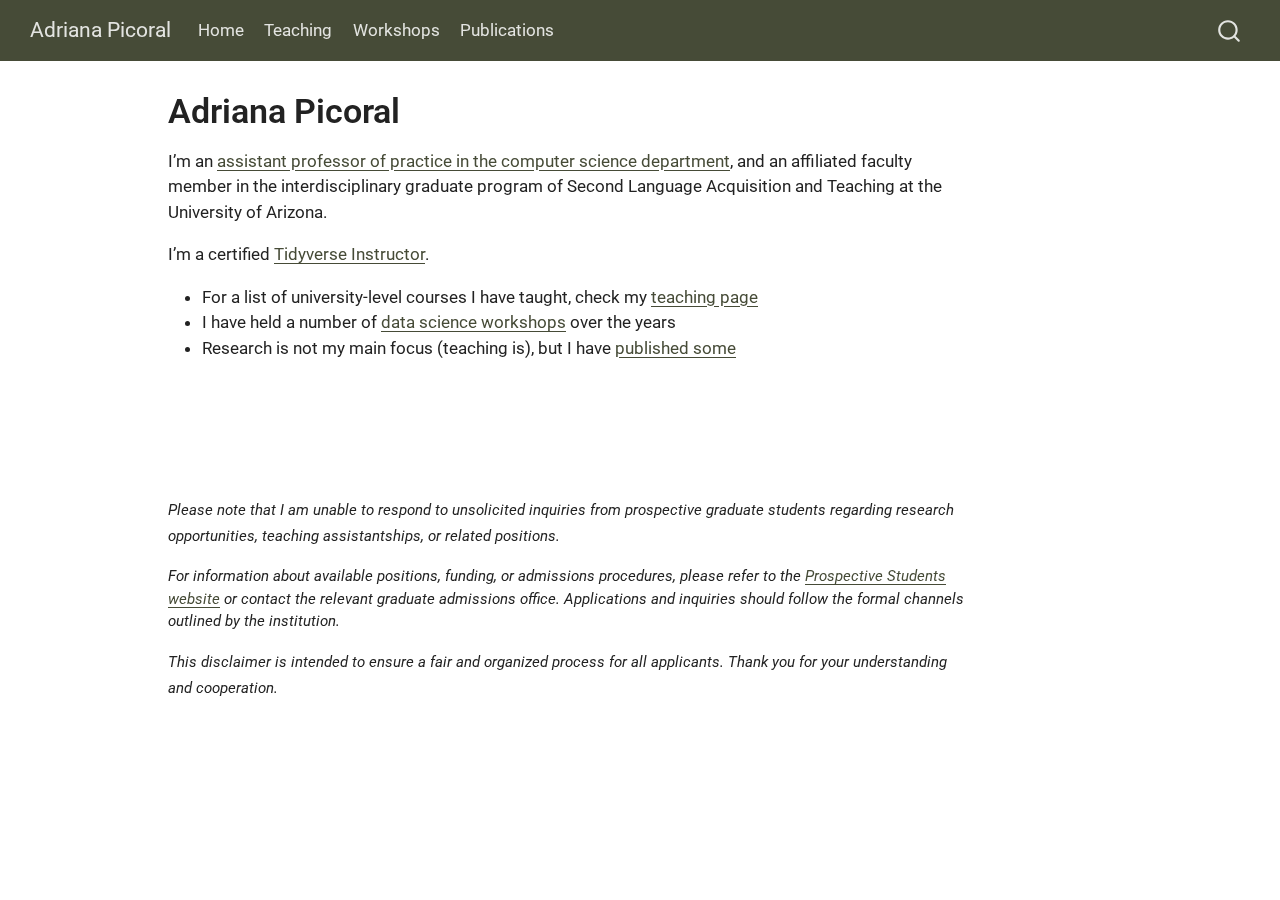
<file: index.html>
<!DOCTYPE html>
<html xmlns="http://www.w3.org/1999/xhtml" lang="en" xml:lang="en"><head>

<meta charset="utf-8">
<meta name="generator" content="quarto-1.6.39">

<meta name="viewport" content="width=device-width, initial-scale=1.0, user-scalable=yes">


<title>Adriana Picoral</title>
<style>
code{white-space: pre-wrap;}
span.smallcaps{font-variant: small-caps;}
div.columns{display: flex; gap: min(4vw, 1.5em);}
div.column{flex: auto; overflow-x: auto;}
div.hanging-indent{margin-left: 1.5em; text-indent: -1.5em;}
ul.task-list{list-style: none;}
ul.task-list li input[type="checkbox"] {
  width: 0.8em;
  margin: 0 0.8em 0.2em -1em; /* quarto-specific, see https://github.com/quarto-dev/quarto-cli/issues/4556 */ 
  vertical-align: middle;
}
</style>


<script src="site_libs/quarto-nav/quarto-nav.js"></script>
<script src="site_libs/quarto-nav/headroom.min.js"></script>
<script src="site_libs/clipboard/clipboard.min.js"></script>
<script src="site_libs/quarto-search/autocomplete.umd.js"></script>
<script src="site_libs/quarto-search/fuse.min.js"></script>
<script src="site_libs/quarto-search/quarto-search.js"></script>
<meta name="quarto:offset" content="./">
<script src="site_libs/quarto-html/quarto.js"></script>
<script src="site_libs/quarto-html/popper.min.js"></script>
<script src="site_libs/quarto-html/tippy.umd.min.js"></script>
<script src="site_libs/quarto-html/anchor.min.js"></script>
<link href="site_libs/quarto-html/tippy.css" rel="stylesheet">
<link href="site_libs/quarto-html/quarto-syntax-highlighting-e26003cea8cd680ca0c55a263523d882.css" rel="stylesheet" id="quarto-text-highlighting-styles">
<script src="site_libs/bootstrap/bootstrap.min.js"></script>
<link href="site_libs/bootstrap/bootstrap-icons.css" rel="stylesheet">
<link href="site_libs/bootstrap/bootstrap-a8d24a1467b16b2ae8fd01a10101eaa8.min.css" rel="stylesheet" append-hash="true" id="quarto-bootstrap" data-mode="light">
<script id="quarto-search-options" type="application/json">{
  "location": "navbar",
  "copy-button": false,
  "collapse-after": 3,
  "panel-placement": "end",
  "type": "overlay",
  "limit": 50,
  "keyboard-shortcut": [
    "f",
    "/",
    "s"
  ],
  "show-item-context": false,
  "language": {
    "search-no-results-text": "No results",
    "search-matching-documents-text": "matching documents",
    "search-copy-link-title": "Copy link to search",
    "search-hide-matches-text": "Hide additional matches",
    "search-more-match-text": "more match in this document",
    "search-more-matches-text": "more matches in this document",
    "search-clear-button-title": "Clear",
    "search-text-placeholder": "",
    "search-detached-cancel-button-title": "Cancel",
    "search-submit-button-title": "Submit",
    "search-label": "Search"
  }
}</script>


</head>

<body class="nav-fixed">

<div id="quarto-search-results"></div>
  <header id="quarto-header" class="headroom fixed-top">
    <nav class="navbar navbar-expand-lg " data-bs-theme="dark">
      <div class="navbar-container container-fluid">
      <div class="navbar-brand-container mx-auto">
    <a class="navbar-brand" href="./index.html">
    <span class="navbar-title">Adriana Picoral</span>
    </a>
  </div>
            <div id="quarto-search" class="" title="Search"></div>
          <button class="navbar-toggler" type="button" data-bs-toggle="collapse" data-bs-target="#navbarCollapse" aria-controls="navbarCollapse" role="menu" aria-expanded="false" aria-label="Toggle navigation" onclick="if (window.quartoToggleHeadroom) { window.quartoToggleHeadroom(); }">
  <span class="navbar-toggler-icon"></span>
</button>
          <div class="collapse navbar-collapse" id="navbarCollapse">
            <ul class="navbar-nav navbar-nav-scroll me-auto">
  <li class="nav-item">
    <a class="nav-link active" href="./index.html" aria-current="page"> 
<span class="menu-text">Home</span></a>
  </li>  
  <li class="nav-item">
    <a class="nav-link" href="./teaching.html"> 
<span class="menu-text">Teaching</span></a>
  </li>  
  <li class="nav-item">
    <a class="nav-link" href="./workshops.html"> 
<span class="menu-text">Workshops</span></a>
  </li>  
  <li class="nav-item">
    <a class="nav-link" href="./publications.html"> 
<span class="menu-text">Publications</span></a>
  </li>  
</ul>
          </div> <!-- /navcollapse -->
            <div class="quarto-navbar-tools">
</div>
      </div> <!-- /container-fluid -->
    </nav>
</header>
<!-- content -->
<div id="quarto-content" class="quarto-container page-columns page-rows-contents page-layout-article page-navbar">
<!-- sidebar -->
<!-- margin-sidebar -->
    <div id="quarto-margin-sidebar" class="sidebar margin-sidebar zindex-bottom">
        
    </div>
<!-- main -->
<main class="content" id="quarto-document-content">

<header id="title-block-header" class="quarto-title-block default">
<div class="quarto-title">
<h1 class="title">Adriana Picoral</h1>
</div>



<div class="quarto-title-meta">

    
  
    
  </div>
  


</header>


<p>I’m an <a href="https://www.cs.arizona.edu/person/adriana-picoral">assistant professor of practice in the computer science department</a>, and an affiliated faculty member in the interdisciplinary graduate program of Second Language Acquisition and Teaching at the University of Arizona.</p>
<p>I’m a certified <a href="https://education.rstudio.com/trainers/people/picoral+adriana/">Tidyverse Instructor</a>.</p>
<ul>
<li>For a list of university-level courses I have taught, check my <a href="teaching.html">teaching page</a></li>
<li>I have held a number of <a href="workshops.html">data science workshops</a> over the years</li>
<li>Research is not my main focus (teaching is), but I have <a href="publications.html">published some</a></li>
</ul>
<p><br> <br> <br> <br></p>
<p><small><em>Please note that I am unable to respond to unsolicited inquiries from prospective graduate students regarding research opportunities, teaching assistantships, or related positions.</em></small></p><small>
<p><em>For information about available positions, funding, or admissions procedures, please refer to the <a href="https://www.cs.arizona.edu/graduate/prospective-students">Prospective Students website</a> or contact the relevant graduate admissions office. Applications and inquiries should follow the formal channels outlined by the institution.</em></p>
</small><p><small><em>This disclaimer is intended to ensure a fair and organized process for all applicants. Thank you for your understanding and cooperation.</em></small></p>



</main> <!-- /main -->
<script id="quarto-html-after-body" type="application/javascript">
window.document.addEventListener("DOMContentLoaded", function (event) {
  const toggleBodyColorMode = (bsSheetEl) => {
    const mode = bsSheetEl.getAttribute("data-mode");
    const bodyEl = window.document.querySelector("body");
    if (mode === "dark") {
      bodyEl.classList.add("quarto-dark");
      bodyEl.classList.remove("quarto-light");
    } else {
      bodyEl.classList.add("quarto-light");
      bodyEl.classList.remove("quarto-dark");
    }
  }
  const toggleBodyColorPrimary = () => {
    const bsSheetEl = window.document.querySelector("link#quarto-bootstrap");
    if (bsSheetEl) {
      toggleBodyColorMode(bsSheetEl);
    }
  }
  toggleBodyColorPrimary();  
  const icon = "";
  const anchorJS = new window.AnchorJS();
  anchorJS.options = {
    placement: 'right',
    icon: icon
  };
  anchorJS.add('.anchored');
  const isCodeAnnotation = (el) => {
    for (const clz of el.classList) {
      if (clz.startsWith('code-annotation-')) {                     
        return true;
      }
    }
    return false;
  }
  const onCopySuccess = function(e) {
    // button target
    const button = e.trigger;
    // don't keep focus
    button.blur();
    // flash "checked"
    button.classList.add('code-copy-button-checked');
    var currentTitle = button.getAttribute("title");
    button.setAttribute("title", "Copied!");
    let tooltip;
    if (window.bootstrap) {
      button.setAttribute("data-bs-toggle", "tooltip");
      button.setAttribute("data-bs-placement", "left");
      button.setAttribute("data-bs-title", "Copied!");
      tooltip = new bootstrap.Tooltip(button, 
        { trigger: "manual", 
          customClass: "code-copy-button-tooltip",
          offset: [0, -8]});
      tooltip.show();    
    }
    setTimeout(function() {
      if (tooltip) {
        tooltip.hide();
        button.removeAttribute("data-bs-title");
        button.removeAttribute("data-bs-toggle");
        button.removeAttribute("data-bs-placement");
      }
      button.setAttribute("title", currentTitle);
      button.classList.remove('code-copy-button-checked');
    }, 1000);
    // clear code selection
    e.clearSelection();
  }
  const getTextToCopy = function(trigger) {
      const codeEl = trigger.previousElementSibling.cloneNode(true);
      for (const childEl of codeEl.children) {
        if (isCodeAnnotation(childEl)) {
          childEl.remove();
        }
      }
      return codeEl.innerText;
  }
  const clipboard = new window.ClipboardJS('.code-copy-button:not([data-in-quarto-modal])', {
    text: getTextToCopy
  });
  clipboard.on('success', onCopySuccess);
  if (window.document.getElementById('quarto-embedded-source-code-modal')) {
    const clipboardModal = new window.ClipboardJS('.code-copy-button[data-in-quarto-modal]', {
      text: getTextToCopy,
      container: window.document.getElementById('quarto-embedded-source-code-modal')
    });
    clipboardModal.on('success', onCopySuccess);
  }
    var localhostRegex = new RegExp(/^(?:http|https):\/\/localhost\:?[0-9]*\//);
    var mailtoRegex = new RegExp(/^mailto:/);
      var filterRegex = new RegExp('/' + window.location.host + '/');
    var isInternal = (href) => {
        return filterRegex.test(href) || localhostRegex.test(href) || mailtoRegex.test(href);
    }
    // Inspect non-navigation links and adorn them if external
 	var links = window.document.querySelectorAll('a[href]:not(.nav-link):not(.navbar-brand):not(.toc-action):not(.sidebar-link):not(.sidebar-item-toggle):not(.pagination-link):not(.no-external):not([aria-hidden]):not(.dropdown-item):not(.quarto-navigation-tool):not(.about-link)');
    for (var i=0; i<links.length; i++) {
      const link = links[i];
      if (!isInternal(link.href)) {
        // undo the damage that might have been done by quarto-nav.js in the case of
        // links that we want to consider external
        if (link.dataset.originalHref !== undefined) {
          link.href = link.dataset.originalHref;
        }
      }
    }
  function tippyHover(el, contentFn, onTriggerFn, onUntriggerFn) {
    const config = {
      allowHTML: true,
      maxWidth: 500,
      delay: 100,
      arrow: false,
      appendTo: function(el) {
          return el.parentElement;
      },
      interactive: true,
      interactiveBorder: 10,
      theme: 'quarto',
      placement: 'bottom-start',
    };
    if (contentFn) {
      config.content = contentFn;
    }
    if (onTriggerFn) {
      config.onTrigger = onTriggerFn;
    }
    if (onUntriggerFn) {
      config.onUntrigger = onUntriggerFn;
    }
    window.tippy(el, config); 
  }
  const noterefs = window.document.querySelectorAll('a[role="doc-noteref"]');
  for (var i=0; i<noterefs.length; i++) {
    const ref = noterefs[i];
    tippyHover(ref, function() {
      // use id or data attribute instead here
      let href = ref.getAttribute('data-footnote-href') || ref.getAttribute('href');
      try { href = new URL(href).hash; } catch {}
      const id = href.replace(/^#\/?/, "");
      const note = window.document.getElementById(id);
      if (note) {
        return note.innerHTML;
      } else {
        return "";
      }
    });
  }
  const xrefs = window.document.querySelectorAll('a.quarto-xref');
  const processXRef = (id, note) => {
    // Strip column container classes
    const stripColumnClz = (el) => {
      el.classList.remove("page-full", "page-columns");
      if (el.children) {
        for (const child of el.children) {
          stripColumnClz(child);
        }
      }
    }
    stripColumnClz(note)
    if (id === null || id.startsWith('sec-')) {
      // Special case sections, only their first couple elements
      const container = document.createElement("div");
      if (note.children && note.children.length > 2) {
        container.appendChild(note.children[0].cloneNode(true));
        for (let i = 1; i < note.children.length; i++) {
          const child = note.children[i];
          if (child.tagName === "P" && child.innerText === "") {
            continue;
          } else {
            container.appendChild(child.cloneNode(true));
            break;
          }
        }
        if (window.Quarto?.typesetMath) {
          window.Quarto.typesetMath(container);
        }
        return container.innerHTML
      } else {
        if (window.Quarto?.typesetMath) {
          window.Quarto.typesetMath(note);
        }
        return note.innerHTML;
      }
    } else {
      // Remove any anchor links if they are present
      const anchorLink = note.querySelector('a.anchorjs-link');
      if (anchorLink) {
        anchorLink.remove();
      }
      if (window.Quarto?.typesetMath) {
        window.Quarto.typesetMath(note);
      }
      if (note.classList.contains("callout")) {
        return note.outerHTML;
      } else {
        return note.innerHTML;
      }
    }
  }
  for (var i=0; i<xrefs.length; i++) {
    const xref = xrefs[i];
    tippyHover(xref, undefined, function(instance) {
      instance.disable();
      let url = xref.getAttribute('href');
      let hash = undefined; 
      if (url.startsWith('#')) {
        hash = url;
      } else {
        try { hash = new URL(url).hash; } catch {}
      }
      if (hash) {
        const id = hash.replace(/^#\/?/, "");
        const note = window.document.getElementById(id);
        if (note !== null) {
          try {
            const html = processXRef(id, note.cloneNode(true));
            instance.setContent(html);
          } finally {
            instance.enable();
            instance.show();
          }
        } else {
          // See if we can fetch this
          fetch(url.split('#')[0])
          .then(res => res.text())
          .then(html => {
            const parser = new DOMParser();
            const htmlDoc = parser.parseFromString(html, "text/html");
            const note = htmlDoc.getElementById(id);
            if (note !== null) {
              const html = processXRef(id, note);
              instance.setContent(html);
            } 
          }).finally(() => {
            instance.enable();
            instance.show();
          });
        }
      } else {
        // See if we can fetch a full url (with no hash to target)
        // This is a special case and we should probably do some content thinning / targeting
        fetch(url)
        .then(res => res.text())
        .then(html => {
          const parser = new DOMParser();
          const htmlDoc = parser.parseFromString(html, "text/html");
          const note = htmlDoc.querySelector('main.content');
          if (note !== null) {
            // This should only happen for chapter cross references
            // (since there is no id in the URL)
            // remove the first header
            if (note.children.length > 0 && note.children[0].tagName === "HEADER") {
              note.children[0].remove();
            }
            const html = processXRef(null, note);
            instance.setContent(html);
          } 
        }).finally(() => {
          instance.enable();
          instance.show();
        });
      }
    }, function(instance) {
    });
  }
      let selectedAnnoteEl;
      const selectorForAnnotation = ( cell, annotation) => {
        let cellAttr = 'data-code-cell="' + cell + '"';
        let lineAttr = 'data-code-annotation="' +  annotation + '"';
        const selector = 'span[' + cellAttr + '][' + lineAttr + ']';
        return selector;
      }
      const selectCodeLines = (annoteEl) => {
        const doc = window.document;
        const targetCell = annoteEl.getAttribute("data-target-cell");
        const targetAnnotation = annoteEl.getAttribute("data-target-annotation");
        const annoteSpan = window.document.querySelector(selectorForAnnotation(targetCell, targetAnnotation));
        const lines = annoteSpan.getAttribute("data-code-lines").split(",");
        const lineIds = lines.map((line) => {
          return targetCell + "-" + line;
        })
        let top = null;
        let height = null;
        let parent = null;
        if (lineIds.length > 0) {
            //compute the position of the single el (top and bottom and make a div)
            const el = window.document.getElementById(lineIds[0]);
            top = el.offsetTop;
            height = el.offsetHeight;
            parent = el.parentElement.parentElement;
          if (lineIds.length > 1) {
            const lastEl = window.document.getElementById(lineIds[lineIds.length - 1]);
            const bottom = lastEl.offsetTop + lastEl.offsetHeight;
            height = bottom - top;
          }
          if (top !== null && height !== null && parent !== null) {
            // cook up a div (if necessary) and position it 
            let div = window.document.getElementById("code-annotation-line-highlight");
            if (div === null) {
              div = window.document.createElement("div");
              div.setAttribute("id", "code-annotation-line-highlight");
              div.style.position = 'absolute';
              parent.appendChild(div);
            }
            div.style.top = top - 2 + "px";
            div.style.height = height + 4 + "px";
            div.style.left = 0;
            let gutterDiv = window.document.getElementById("code-annotation-line-highlight-gutter");
            if (gutterDiv === null) {
              gutterDiv = window.document.createElement("div");
              gutterDiv.setAttribute("id", "code-annotation-line-highlight-gutter");
              gutterDiv.style.position = 'absolute';
              const codeCell = window.document.getElementById(targetCell);
              const gutter = codeCell.querySelector('.code-annotation-gutter');
              gutter.appendChild(gutterDiv);
            }
            gutterDiv.style.top = top - 2 + "px";
            gutterDiv.style.height = height + 4 + "px";
          }
          selectedAnnoteEl = annoteEl;
        }
      };
      const unselectCodeLines = () => {
        const elementsIds = ["code-annotation-line-highlight", "code-annotation-line-highlight-gutter"];
        elementsIds.forEach((elId) => {
          const div = window.document.getElementById(elId);
          if (div) {
            div.remove();
          }
        });
        selectedAnnoteEl = undefined;
      };
        // Handle positioning of the toggle
    window.addEventListener(
      "resize",
      throttle(() => {
        elRect = undefined;
        if (selectedAnnoteEl) {
          selectCodeLines(selectedAnnoteEl);
        }
      }, 10)
    );
    function throttle(fn, ms) {
    let throttle = false;
    let timer;
      return (...args) => {
        if(!throttle) { // first call gets through
            fn.apply(this, args);
            throttle = true;
        } else { // all the others get throttled
            if(timer) clearTimeout(timer); // cancel #2
            timer = setTimeout(() => {
              fn.apply(this, args);
              timer = throttle = false;
            }, ms);
        }
      };
    }
      // Attach click handler to the DT
      const annoteDls = window.document.querySelectorAll('dt[data-target-cell]');
      for (const annoteDlNode of annoteDls) {
        annoteDlNode.addEventListener('click', (event) => {
          const clickedEl = event.target;
          if (clickedEl !== selectedAnnoteEl) {
            unselectCodeLines();
            const activeEl = window.document.querySelector('dt[data-target-cell].code-annotation-active');
            if (activeEl) {
              activeEl.classList.remove('code-annotation-active');
            }
            selectCodeLines(clickedEl);
            clickedEl.classList.add('code-annotation-active');
          } else {
            // Unselect the line
            unselectCodeLines();
            clickedEl.classList.remove('code-annotation-active');
          }
        });
      }
  const findCites = (el) => {
    const parentEl = el.parentElement;
    if (parentEl) {
      const cites = parentEl.dataset.cites;
      if (cites) {
        return {
          el,
          cites: cites.split(' ')
        };
      } else {
        return findCites(el.parentElement)
      }
    } else {
      return undefined;
    }
  };
  var bibliorefs = window.document.querySelectorAll('a[role="doc-biblioref"]');
  for (var i=0; i<bibliorefs.length; i++) {
    const ref = bibliorefs[i];
    const citeInfo = findCites(ref);
    if (citeInfo) {
      tippyHover(citeInfo.el, function() {
        var popup = window.document.createElement('div');
        citeInfo.cites.forEach(function(cite) {
          var citeDiv = window.document.createElement('div');
          citeDiv.classList.add('hanging-indent');
          citeDiv.classList.add('csl-entry');
          var biblioDiv = window.document.getElementById('ref-' + cite);
          if (biblioDiv) {
            citeDiv.innerHTML = biblioDiv.innerHTML;
          }
          popup.appendChild(citeDiv);
        });
        return popup.innerHTML;
      });
    }
  }
});
</script>
</div> <!-- /content -->




</body></html>
</file>
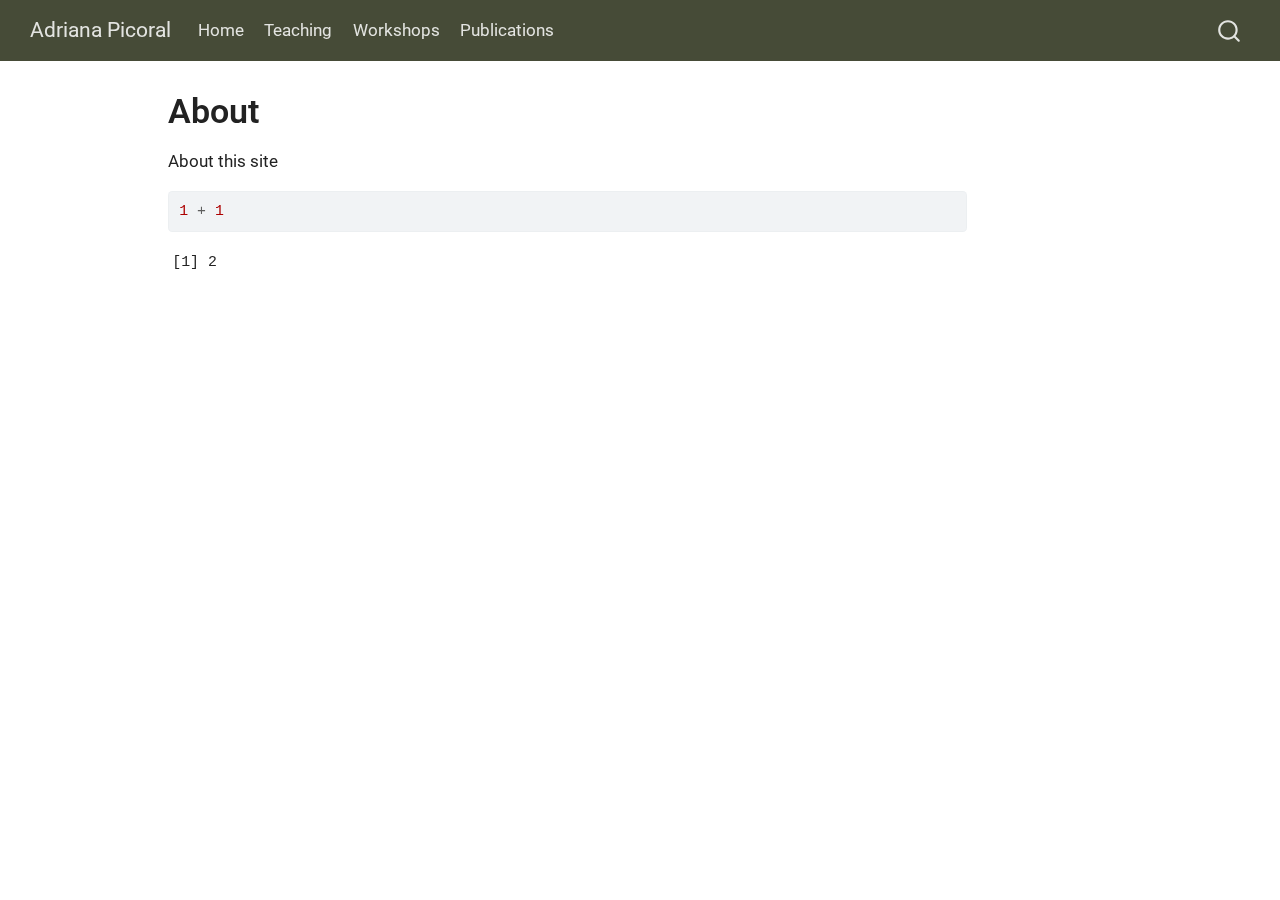
<file: about.html>
<!DOCTYPE html>
<html xmlns="http://www.w3.org/1999/xhtml" lang="en" xml:lang="en"><head>

<meta charset="utf-8">
<meta name="generator" content="quarto-1.6.39">

<meta name="viewport" content="width=device-width, initial-scale=1.0, user-scalable=yes">


<title>About – Adriana Picoral</title>
<style>
code{white-space: pre-wrap;}
span.smallcaps{font-variant: small-caps;}
div.columns{display: flex; gap: min(4vw, 1.5em);}
div.column{flex: auto; overflow-x: auto;}
div.hanging-indent{margin-left: 1.5em; text-indent: -1.5em;}
ul.task-list{list-style: none;}
ul.task-list li input[type="checkbox"] {
  width: 0.8em;
  margin: 0 0.8em 0.2em -1em; /* quarto-specific, see https://github.com/quarto-dev/quarto-cli/issues/4556 */ 
  vertical-align: middle;
}
/* CSS for syntax highlighting */
pre > code.sourceCode { white-space: pre; position: relative; }
pre > code.sourceCode > span { line-height: 1.25; }
pre > code.sourceCode > span:empty { height: 1.2em; }
.sourceCode { overflow: visible; }
code.sourceCode > span { color: inherit; text-decoration: inherit; }
div.sourceCode { margin: 1em 0; }
pre.sourceCode { margin: 0; }
@media screen {
div.sourceCode { overflow: auto; }
}
@media print {
pre > code.sourceCode { white-space: pre-wrap; }
pre > code.sourceCode > span { display: inline-block; text-indent: -5em; padding-left: 5em; }
}
pre.numberSource code
  { counter-reset: source-line 0; }
pre.numberSource code > span
  { position: relative; left: -4em; counter-increment: source-line; }
pre.numberSource code > span > a:first-child::before
  { content: counter(source-line);
    position: relative; left: -1em; text-align: right; vertical-align: baseline;
    border: none; display: inline-block;
    -webkit-touch-callout: none; -webkit-user-select: none;
    -khtml-user-select: none; -moz-user-select: none;
    -ms-user-select: none; user-select: none;
    padding: 0 4px; width: 4em;
  }
pre.numberSource { margin-left: 3em;  padding-left: 4px; }
div.sourceCode
  {   }
@media screen {
pre > code.sourceCode > span > a:first-child::before { text-decoration: underline; }
}
</style>


<script src="site_libs/quarto-nav/quarto-nav.js"></script>
<script src="site_libs/quarto-nav/headroom.min.js"></script>
<script src="site_libs/clipboard/clipboard.min.js"></script>
<script src="site_libs/quarto-search/autocomplete.umd.js"></script>
<script src="site_libs/quarto-search/fuse.min.js"></script>
<script src="site_libs/quarto-search/quarto-search.js"></script>
<meta name="quarto:offset" content="./">
<script src="site_libs/quarto-html/quarto.js"></script>
<script src="site_libs/quarto-html/popper.min.js"></script>
<script src="site_libs/quarto-html/tippy.umd.min.js"></script>
<script src="site_libs/quarto-html/anchor.min.js"></script>
<link href="site_libs/quarto-html/tippy.css" rel="stylesheet">
<link href="site_libs/quarto-html/quarto-syntax-highlighting-e26003cea8cd680ca0c55a263523d882.css" rel="stylesheet" id="quarto-text-highlighting-styles">
<script src="site_libs/bootstrap/bootstrap.min.js"></script>
<link href="site_libs/bootstrap/bootstrap-icons.css" rel="stylesheet">
<link href="site_libs/bootstrap/bootstrap-a8d24a1467b16b2ae8fd01a10101eaa8.min.css" rel="stylesheet" append-hash="true" id="quarto-bootstrap" data-mode="light">
<script id="quarto-search-options" type="application/json">{
  "location": "navbar",
  "copy-button": false,
  "collapse-after": 3,
  "panel-placement": "end",
  "type": "overlay",
  "limit": 50,
  "keyboard-shortcut": [
    "f",
    "/",
    "s"
  ],
  "show-item-context": false,
  "language": {
    "search-no-results-text": "No results",
    "search-matching-documents-text": "matching documents",
    "search-copy-link-title": "Copy link to search",
    "search-hide-matches-text": "Hide additional matches",
    "search-more-match-text": "more match in this document",
    "search-more-matches-text": "more matches in this document",
    "search-clear-button-title": "Clear",
    "search-text-placeholder": "",
    "search-detached-cancel-button-title": "Cancel",
    "search-submit-button-title": "Submit",
    "search-label": "Search"
  }
}</script>


</head>

<body class="nav-fixed">

<div id="quarto-search-results"></div>
  <header id="quarto-header" class="headroom fixed-top">
    <nav class="navbar navbar-expand-lg " data-bs-theme="dark">
      <div class="navbar-container container-fluid">
      <div class="navbar-brand-container mx-auto">
    <a class="navbar-brand" href="./index.html">
    <span class="navbar-title">Adriana Picoral</span>
    </a>
  </div>
            <div id="quarto-search" class="" title="Search"></div>
          <button class="navbar-toggler" type="button" data-bs-toggle="collapse" data-bs-target="#navbarCollapse" aria-controls="navbarCollapse" role="menu" aria-expanded="false" aria-label="Toggle navigation" onclick="if (window.quartoToggleHeadroom) { window.quartoToggleHeadroom(); }">
  <span class="navbar-toggler-icon"></span>
</button>
          <div class="collapse navbar-collapse" id="navbarCollapse">
            <ul class="navbar-nav navbar-nav-scroll me-auto">
  <li class="nav-item">
    <a class="nav-link" href="./index.html"> 
<span class="menu-text">Home</span></a>
  </li>  
  <li class="nav-item">
    <a class="nav-link" href="./teaching.html"> 
<span class="menu-text">Teaching</span></a>
  </li>  
  <li class="nav-item">
    <a class="nav-link" href="./workshops.html"> 
<span class="menu-text">Workshops</span></a>
  </li>  
  <li class="nav-item">
    <a class="nav-link" href="./publications.html"> 
<span class="menu-text">Publications</span></a>
  </li>  
</ul>
          </div> <!-- /navcollapse -->
            <div class="quarto-navbar-tools">
</div>
      </div> <!-- /container-fluid -->
    </nav>
</header>
<!-- content -->
<div id="quarto-content" class="quarto-container page-columns page-rows-contents page-layout-article page-navbar">
<!-- sidebar -->
<!-- margin-sidebar -->
    <div id="quarto-margin-sidebar" class="sidebar margin-sidebar zindex-bottom">
        
    </div>
<!-- main -->
<main class="content" id="quarto-document-content">

<header id="title-block-header" class="quarto-title-block default">
<div class="quarto-title">
<h1 class="title">About</h1>
</div>



<div class="quarto-title-meta">

    
  
    
  </div>
  


</header>


<p>About this site</p>
<div class="cell">
<div class="sourceCode cell-code" id="cb1"><pre class="sourceCode r code-with-copy"><code class="sourceCode r"><span id="cb1-1"><a href="#cb1-1" aria-hidden="true" tabindex="-1"></a><span class="dv">1</span> <span class="sc">+</span> <span class="dv">1</span></span></code><button title="Copy to Clipboard" class="code-copy-button"><i class="bi"></i></button></pre></div>
<div class="cell-output cell-output-stdout">
<pre><code>[1] 2</code></pre>
</div>
</div>



</main> <!-- /main -->
<script id="quarto-html-after-body" type="application/javascript">
window.document.addEventListener("DOMContentLoaded", function (event) {
  const toggleBodyColorMode = (bsSheetEl) => {
    const mode = bsSheetEl.getAttribute("data-mode");
    const bodyEl = window.document.querySelector("body");
    if (mode === "dark") {
      bodyEl.classList.add("quarto-dark");
      bodyEl.classList.remove("quarto-light");
    } else {
      bodyEl.classList.add("quarto-light");
      bodyEl.classList.remove("quarto-dark");
    }
  }
  const toggleBodyColorPrimary = () => {
    const bsSheetEl = window.document.querySelector("link#quarto-bootstrap");
    if (bsSheetEl) {
      toggleBodyColorMode(bsSheetEl);
    }
  }
  toggleBodyColorPrimary();  
  const icon = "";
  const anchorJS = new window.AnchorJS();
  anchorJS.options = {
    placement: 'right',
    icon: icon
  };
  anchorJS.add('.anchored');
  const isCodeAnnotation = (el) => {
    for (const clz of el.classList) {
      if (clz.startsWith('code-annotation-')) {                     
        return true;
      }
    }
    return false;
  }
  const onCopySuccess = function(e) {
    // button target
    const button = e.trigger;
    // don't keep focus
    button.blur();
    // flash "checked"
    button.classList.add('code-copy-button-checked');
    var currentTitle = button.getAttribute("title");
    button.setAttribute("title", "Copied!");
    let tooltip;
    if (window.bootstrap) {
      button.setAttribute("data-bs-toggle", "tooltip");
      button.setAttribute("data-bs-placement", "left");
      button.setAttribute("data-bs-title", "Copied!");
      tooltip = new bootstrap.Tooltip(button, 
        { trigger: "manual", 
          customClass: "code-copy-button-tooltip",
          offset: [0, -8]});
      tooltip.show();    
    }
    setTimeout(function() {
      if (tooltip) {
        tooltip.hide();
        button.removeAttribute("data-bs-title");
        button.removeAttribute("data-bs-toggle");
        button.removeAttribute("data-bs-placement");
      }
      button.setAttribute("title", currentTitle);
      button.classList.remove('code-copy-button-checked');
    }, 1000);
    // clear code selection
    e.clearSelection();
  }
  const getTextToCopy = function(trigger) {
      const codeEl = trigger.previousElementSibling.cloneNode(true);
      for (const childEl of codeEl.children) {
        if (isCodeAnnotation(childEl)) {
          childEl.remove();
        }
      }
      return codeEl.innerText;
  }
  const clipboard = new window.ClipboardJS('.code-copy-button:not([data-in-quarto-modal])', {
    text: getTextToCopy
  });
  clipboard.on('success', onCopySuccess);
  if (window.document.getElementById('quarto-embedded-source-code-modal')) {
    const clipboardModal = new window.ClipboardJS('.code-copy-button[data-in-quarto-modal]', {
      text: getTextToCopy,
      container: window.document.getElementById('quarto-embedded-source-code-modal')
    });
    clipboardModal.on('success', onCopySuccess);
  }
    var localhostRegex = new RegExp(/^(?:http|https):\/\/localhost\:?[0-9]*\//);
    var mailtoRegex = new RegExp(/^mailto:/);
      var filterRegex = new RegExp('/' + window.location.host + '/');
    var isInternal = (href) => {
        return filterRegex.test(href) || localhostRegex.test(href) || mailtoRegex.test(href);
    }
    // Inspect non-navigation links and adorn them if external
 	var links = window.document.querySelectorAll('a[href]:not(.nav-link):not(.navbar-brand):not(.toc-action):not(.sidebar-link):not(.sidebar-item-toggle):not(.pagination-link):not(.no-external):not([aria-hidden]):not(.dropdown-item):not(.quarto-navigation-tool):not(.about-link)');
    for (var i=0; i<links.length; i++) {
      const link = links[i];
      if (!isInternal(link.href)) {
        // undo the damage that might have been done by quarto-nav.js in the case of
        // links that we want to consider external
        if (link.dataset.originalHref !== undefined) {
          link.href = link.dataset.originalHref;
        }
      }
    }
  function tippyHover(el, contentFn, onTriggerFn, onUntriggerFn) {
    const config = {
      allowHTML: true,
      maxWidth: 500,
      delay: 100,
      arrow: false,
      appendTo: function(el) {
          return el.parentElement;
      },
      interactive: true,
      interactiveBorder: 10,
      theme: 'quarto',
      placement: 'bottom-start',
    };
    if (contentFn) {
      config.content = contentFn;
    }
    if (onTriggerFn) {
      config.onTrigger = onTriggerFn;
    }
    if (onUntriggerFn) {
      config.onUntrigger = onUntriggerFn;
    }
    window.tippy(el, config); 
  }
  const noterefs = window.document.querySelectorAll('a[role="doc-noteref"]');
  for (var i=0; i<noterefs.length; i++) {
    const ref = noterefs[i];
    tippyHover(ref, function() {
      // use id or data attribute instead here
      let href = ref.getAttribute('data-footnote-href') || ref.getAttribute('href');
      try { href = new URL(href).hash; } catch {}
      const id = href.replace(/^#\/?/, "");
      const note = window.document.getElementById(id);
      if (note) {
        return note.innerHTML;
      } else {
        return "";
      }
    });
  }
  const xrefs = window.document.querySelectorAll('a.quarto-xref');
  const processXRef = (id, note) => {
    // Strip column container classes
    const stripColumnClz = (el) => {
      el.classList.remove("page-full", "page-columns");
      if (el.children) {
        for (const child of el.children) {
          stripColumnClz(child);
        }
      }
    }
    stripColumnClz(note)
    if (id === null || id.startsWith('sec-')) {
      // Special case sections, only their first couple elements
      const container = document.createElement("div");
      if (note.children && note.children.length > 2) {
        container.appendChild(note.children[0].cloneNode(true));
        for (let i = 1; i < note.children.length; i++) {
          const child = note.children[i];
          if (child.tagName === "P" && child.innerText === "") {
            continue;
          } else {
            container.appendChild(child.cloneNode(true));
            break;
          }
        }
        if (window.Quarto?.typesetMath) {
          window.Quarto.typesetMath(container);
        }
        return container.innerHTML
      } else {
        if (window.Quarto?.typesetMath) {
          window.Quarto.typesetMath(note);
        }
        return note.innerHTML;
      }
    } else {
      // Remove any anchor links if they are present
      const anchorLink = note.querySelector('a.anchorjs-link');
      if (anchorLink) {
        anchorLink.remove();
      }
      if (window.Quarto?.typesetMath) {
        window.Quarto.typesetMath(note);
      }
      if (note.classList.contains("callout")) {
        return note.outerHTML;
      } else {
        return note.innerHTML;
      }
    }
  }
  for (var i=0; i<xrefs.length; i++) {
    const xref = xrefs[i];
    tippyHover(xref, undefined, function(instance) {
      instance.disable();
      let url = xref.getAttribute('href');
      let hash = undefined; 
      if (url.startsWith('#')) {
        hash = url;
      } else {
        try { hash = new URL(url).hash; } catch {}
      }
      if (hash) {
        const id = hash.replace(/^#\/?/, "");
        const note = window.document.getElementById(id);
        if (note !== null) {
          try {
            const html = processXRef(id, note.cloneNode(true));
            instance.setContent(html);
          } finally {
            instance.enable();
            instance.show();
          }
        } else {
          // See if we can fetch this
          fetch(url.split('#')[0])
          .then(res => res.text())
          .then(html => {
            const parser = new DOMParser();
            const htmlDoc = parser.parseFromString(html, "text/html");
            const note = htmlDoc.getElementById(id);
            if (note !== null) {
              const html = processXRef(id, note);
              instance.setContent(html);
            } 
          }).finally(() => {
            instance.enable();
            instance.show();
          });
        }
      } else {
        // See if we can fetch a full url (with no hash to target)
        // This is a special case and we should probably do some content thinning / targeting
        fetch(url)
        .then(res => res.text())
        .then(html => {
          const parser = new DOMParser();
          const htmlDoc = parser.parseFromString(html, "text/html");
          const note = htmlDoc.querySelector('main.content');
          if (note !== null) {
            // This should only happen for chapter cross references
            // (since there is no id in the URL)
            // remove the first header
            if (note.children.length > 0 && note.children[0].tagName === "HEADER") {
              note.children[0].remove();
            }
            const html = processXRef(null, note);
            instance.setContent(html);
          } 
        }).finally(() => {
          instance.enable();
          instance.show();
        });
      }
    }, function(instance) {
    });
  }
      let selectedAnnoteEl;
      const selectorForAnnotation = ( cell, annotation) => {
        let cellAttr = 'data-code-cell="' + cell + '"';
        let lineAttr = 'data-code-annotation="' +  annotation + '"';
        const selector = 'span[' + cellAttr + '][' + lineAttr + ']';
        return selector;
      }
      const selectCodeLines = (annoteEl) => {
        const doc = window.document;
        const targetCell = annoteEl.getAttribute("data-target-cell");
        const targetAnnotation = annoteEl.getAttribute("data-target-annotation");
        const annoteSpan = window.document.querySelector(selectorForAnnotation(targetCell, targetAnnotation));
        const lines = annoteSpan.getAttribute("data-code-lines").split(",");
        const lineIds = lines.map((line) => {
          return targetCell + "-" + line;
        })
        let top = null;
        let height = null;
        let parent = null;
        if (lineIds.length > 0) {
            //compute the position of the single el (top and bottom and make a div)
            const el = window.document.getElementById(lineIds[0]);
            top = el.offsetTop;
            height = el.offsetHeight;
            parent = el.parentElement.parentElement;
          if (lineIds.length > 1) {
            const lastEl = window.document.getElementById(lineIds[lineIds.length - 1]);
            const bottom = lastEl.offsetTop + lastEl.offsetHeight;
            height = bottom - top;
          }
          if (top !== null && height !== null && parent !== null) {
            // cook up a div (if necessary) and position it 
            let div = window.document.getElementById("code-annotation-line-highlight");
            if (div === null) {
              div = window.document.createElement("div");
              div.setAttribute("id", "code-annotation-line-highlight");
              div.style.position = 'absolute';
              parent.appendChild(div);
            }
            div.style.top = top - 2 + "px";
            div.style.height = height + 4 + "px";
            div.style.left = 0;
            let gutterDiv = window.document.getElementById("code-annotation-line-highlight-gutter");
            if (gutterDiv === null) {
              gutterDiv = window.document.createElement("div");
              gutterDiv.setAttribute("id", "code-annotation-line-highlight-gutter");
              gutterDiv.style.position = 'absolute';
              const codeCell = window.document.getElementById(targetCell);
              const gutter = codeCell.querySelector('.code-annotation-gutter');
              gutter.appendChild(gutterDiv);
            }
            gutterDiv.style.top = top - 2 + "px";
            gutterDiv.style.height = height + 4 + "px";
          }
          selectedAnnoteEl = annoteEl;
        }
      };
      const unselectCodeLines = () => {
        const elementsIds = ["code-annotation-line-highlight", "code-annotation-line-highlight-gutter"];
        elementsIds.forEach((elId) => {
          const div = window.document.getElementById(elId);
          if (div) {
            div.remove();
          }
        });
        selectedAnnoteEl = undefined;
      };
        // Handle positioning of the toggle
    window.addEventListener(
      "resize",
      throttle(() => {
        elRect = undefined;
        if (selectedAnnoteEl) {
          selectCodeLines(selectedAnnoteEl);
        }
      }, 10)
    );
    function throttle(fn, ms) {
    let throttle = false;
    let timer;
      return (...args) => {
        if(!throttle) { // first call gets through
            fn.apply(this, args);
            throttle = true;
        } else { // all the others get throttled
            if(timer) clearTimeout(timer); // cancel #2
            timer = setTimeout(() => {
              fn.apply(this, args);
              timer = throttle = false;
            }, ms);
        }
      };
    }
      // Attach click handler to the DT
      const annoteDls = window.document.querySelectorAll('dt[data-target-cell]');
      for (const annoteDlNode of annoteDls) {
        annoteDlNode.addEventListener('click', (event) => {
          const clickedEl = event.target;
          if (clickedEl !== selectedAnnoteEl) {
            unselectCodeLines();
            const activeEl = window.document.querySelector('dt[data-target-cell].code-annotation-active');
            if (activeEl) {
              activeEl.classList.remove('code-annotation-active');
            }
            selectCodeLines(clickedEl);
            clickedEl.classList.add('code-annotation-active');
          } else {
            // Unselect the line
            unselectCodeLines();
            clickedEl.classList.remove('code-annotation-active');
          }
        });
      }
  const findCites = (el) => {
    const parentEl = el.parentElement;
    if (parentEl) {
      const cites = parentEl.dataset.cites;
      if (cites) {
        return {
          el,
          cites: cites.split(' ')
        };
      } else {
        return findCites(el.parentElement)
      }
    } else {
      return undefined;
    }
  };
  var bibliorefs = window.document.querySelectorAll('a[role="doc-biblioref"]');
  for (var i=0; i<bibliorefs.length; i++) {
    const ref = bibliorefs[i];
    const citeInfo = findCites(ref);
    if (citeInfo) {
      tippyHover(citeInfo.el, function() {
        var popup = window.document.createElement('div');
        citeInfo.cites.forEach(function(cite) {
          var citeDiv = window.document.createElement('div');
          citeDiv.classList.add('hanging-indent');
          citeDiv.classList.add('csl-entry');
          var biblioDiv = window.document.getElementById('ref-' + cite);
          if (biblioDiv) {
            citeDiv.innerHTML = biblioDiv.innerHTML;
          }
          popup.appendChild(citeDiv);
        });
        return popup.innerHTML;
      });
    }
  }
});
</script>
</div> <!-- /content -->




</body></html>
</file>
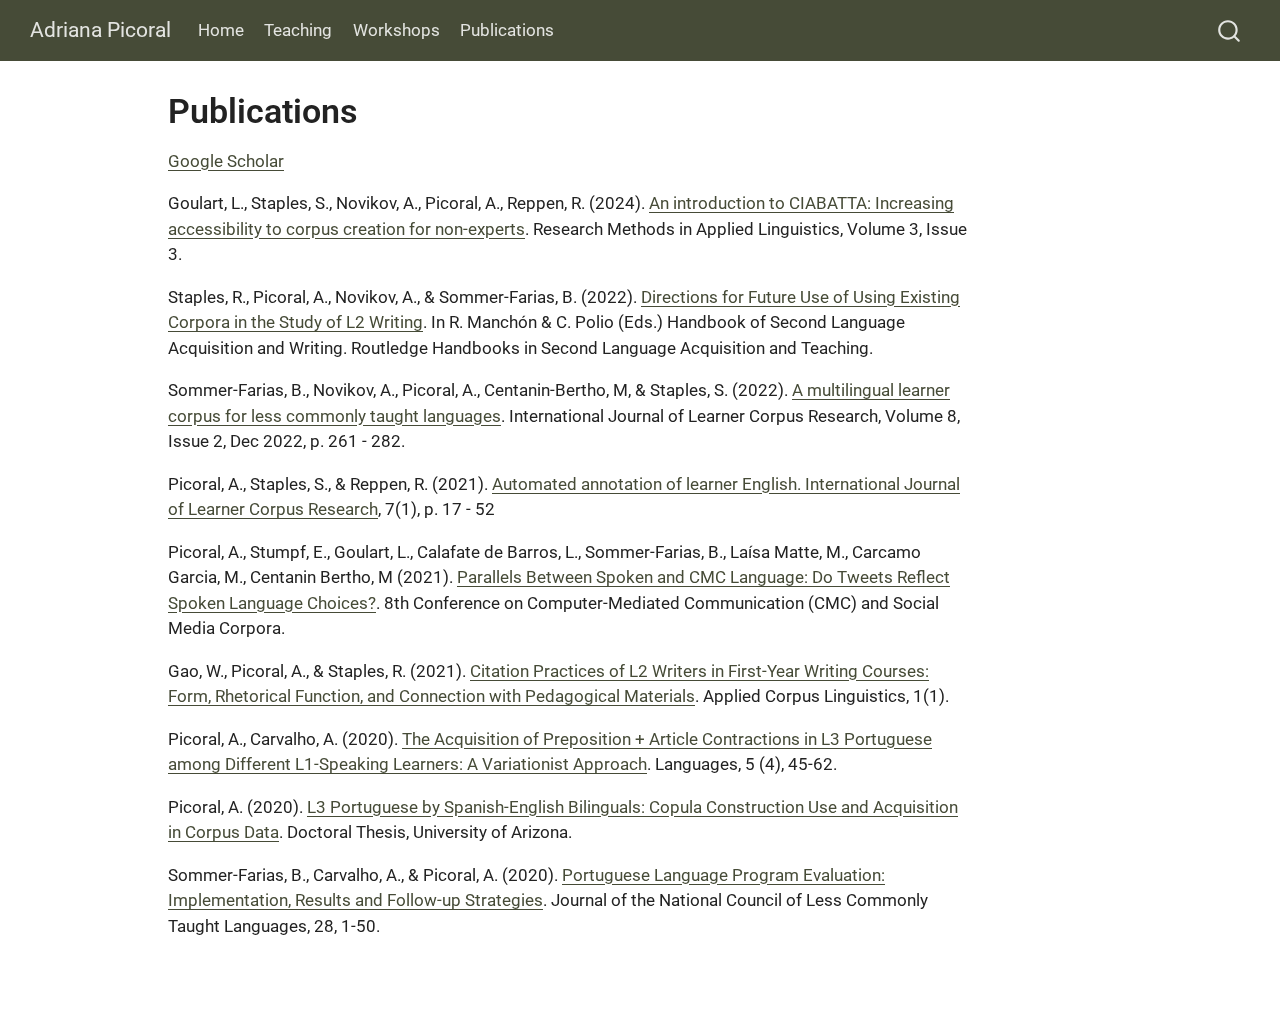
<file: publications.html>
<!DOCTYPE html>
<html xmlns="http://www.w3.org/1999/xhtml" lang="en" xml:lang="en"><head>

<meta charset="utf-8">
<meta name="generator" content="quarto-1.6.39">

<meta name="viewport" content="width=device-width, initial-scale=1.0, user-scalable=yes">


<title>Publications – Adriana Picoral</title>
<style>
code{white-space: pre-wrap;}
span.smallcaps{font-variant: small-caps;}
div.columns{display: flex; gap: min(4vw, 1.5em);}
div.column{flex: auto; overflow-x: auto;}
div.hanging-indent{margin-left: 1.5em; text-indent: -1.5em;}
ul.task-list{list-style: none;}
ul.task-list li input[type="checkbox"] {
  width: 0.8em;
  margin: 0 0.8em 0.2em -1em; /* quarto-specific, see https://github.com/quarto-dev/quarto-cli/issues/4556 */ 
  vertical-align: middle;
}
</style>


<script src="site_libs/quarto-nav/quarto-nav.js"></script>
<script src="site_libs/quarto-nav/headroom.min.js"></script>
<script src="site_libs/clipboard/clipboard.min.js"></script>
<script src="site_libs/quarto-search/autocomplete.umd.js"></script>
<script src="site_libs/quarto-search/fuse.min.js"></script>
<script src="site_libs/quarto-search/quarto-search.js"></script>
<meta name="quarto:offset" content="./">
<script src="site_libs/quarto-html/quarto.js"></script>
<script src="site_libs/quarto-html/popper.min.js"></script>
<script src="site_libs/quarto-html/tippy.umd.min.js"></script>
<script src="site_libs/quarto-html/anchor.min.js"></script>
<link href="site_libs/quarto-html/tippy.css" rel="stylesheet">
<link href="site_libs/quarto-html/quarto-syntax-highlighting-e26003cea8cd680ca0c55a263523d882.css" rel="stylesheet" id="quarto-text-highlighting-styles">
<script src="site_libs/bootstrap/bootstrap.min.js"></script>
<link href="site_libs/bootstrap/bootstrap-icons.css" rel="stylesheet">
<link href="site_libs/bootstrap/bootstrap-a8d24a1467b16b2ae8fd01a10101eaa8.min.css" rel="stylesheet" append-hash="true" id="quarto-bootstrap" data-mode="light">
<script id="quarto-search-options" type="application/json">{
  "location": "navbar",
  "copy-button": false,
  "collapse-after": 3,
  "panel-placement": "end",
  "type": "overlay",
  "limit": 50,
  "keyboard-shortcut": [
    "f",
    "/",
    "s"
  ],
  "show-item-context": false,
  "language": {
    "search-no-results-text": "No results",
    "search-matching-documents-text": "matching documents",
    "search-copy-link-title": "Copy link to search",
    "search-hide-matches-text": "Hide additional matches",
    "search-more-match-text": "more match in this document",
    "search-more-matches-text": "more matches in this document",
    "search-clear-button-title": "Clear",
    "search-text-placeholder": "",
    "search-detached-cancel-button-title": "Cancel",
    "search-submit-button-title": "Submit",
    "search-label": "Search"
  }
}</script>


</head>

<body class="nav-fixed">

<div id="quarto-search-results"></div>
  <header id="quarto-header" class="headroom fixed-top">
    <nav class="navbar navbar-expand-lg " data-bs-theme="dark">
      <div class="navbar-container container-fluid">
      <div class="navbar-brand-container mx-auto">
    <a class="navbar-brand" href="./index.html">
    <span class="navbar-title">Adriana Picoral</span>
    </a>
  </div>
            <div id="quarto-search" class="" title="Search"></div>
          <button class="navbar-toggler" type="button" data-bs-toggle="collapse" data-bs-target="#navbarCollapse" aria-controls="navbarCollapse" role="menu" aria-expanded="false" aria-label="Toggle navigation" onclick="if (window.quartoToggleHeadroom) { window.quartoToggleHeadroom(); }">
  <span class="navbar-toggler-icon"></span>
</button>
          <div class="collapse navbar-collapse" id="navbarCollapse">
            <ul class="navbar-nav navbar-nav-scroll me-auto">
  <li class="nav-item">
    <a class="nav-link" href="./index.html"> 
<span class="menu-text">Home</span></a>
  </li>  
  <li class="nav-item">
    <a class="nav-link" href="./teaching.html"> 
<span class="menu-text">Teaching</span></a>
  </li>  
  <li class="nav-item">
    <a class="nav-link" href="./workshops.html"> 
<span class="menu-text">Workshops</span></a>
  </li>  
  <li class="nav-item">
    <a class="nav-link active" href="./publications.html" aria-current="page"> 
<span class="menu-text">Publications</span></a>
  </li>  
</ul>
          </div> <!-- /navcollapse -->
            <div class="quarto-navbar-tools">
</div>
      </div> <!-- /container-fluid -->
    </nav>
</header>
<!-- content -->
<div id="quarto-content" class="quarto-container page-columns page-rows-contents page-layout-article page-navbar">
<!-- sidebar -->
<!-- margin-sidebar -->
    <div id="quarto-margin-sidebar" class="sidebar margin-sidebar zindex-bottom">
        
    </div>
<!-- main -->
<main class="content" id="quarto-document-content">

<header id="title-block-header" class="quarto-title-block default">
<div class="quarto-title">
<h1 class="title">Publications</h1>
</div>



<div class="quarto-title-meta">

    
  
    
  </div>
  


</header>


<p><a href="https://scholar.google.com/citations?user=P0uNajEAAAAJ&amp;hl=en&amp;oi=sra">Google Scholar</a></p>
<p>Goulart, L., Staples, S., Novikov, A., Picoral, A., Reppen, R. (2024). <a href="https://www.sciencedirect.com/science/article/pii/S2772766124000521">An introduction to CIABATTA: Increasing accessibility to corpus creation for non-experts</a>. Research Methods in Applied Linguistics, Volume 3, Issue 3.</p>
<p>Staples, R., Picoral, A., Novikov, A., &amp; Sommer-Farias, B. (2022). <a href="https://www.taylorfrancis.com/chapters/edit/10.4324/9780429199691-35/directions-future-use-using-existing-corpora-study-l2-writing-shelley-staples-adriana-picoral-aleksey-novikov-bruna-sommer-farias">Directions for Future Use of Using Existing Corpora in the Study of L2 Writing</a>. In R. Manchón &amp; C. Polio (Eds.) Handbook of Second Language Acquisition and Writing. Routledge Handbooks in Second Language Acquisition and Teaching.</p>
<p>Sommer-Farias, B., Novikov, A., Picoral, A., Centanin-Bertho, M, &amp; Staples, S. (2022). <a href="https://www.jbe-platform.com/content/journals/10.1075/ijlcr.21001.som">A multilingual learner corpus for less commonly taught languages</a>. International Journal of Learner Corpus Research, Volume 8, Issue 2, Dec 2022, p.&nbsp;261 - 282.</p>
<p>Picoral, A., Staples, S., &amp; Reppen, R. (2021). <a href="https://doi.org/10.1075/ijlcr.20003.pic">Automated annotation of learner English. International Journal of Learner Corpus Research</a>, 7(1), p.&nbsp;17 - 52</p>
<p>Picoral, A., Stumpf, E., Goulart, L., Calafate de Barros, L., Sommer-Farias, B., Laísa Matte, M., Carcamo Garcia, M., Centanin Bertho, M (2021). <a href="https://cmc-corpora.org/publications/cmc-corpora-2021/cmc-corpora-2021.pdf#page=84">Parallels Between Spoken and CMC Language: Do Tweets Reflect Spoken Language Choices?</a>. 8th Conference on Computer-Mediated Communication (CMC) and Social Media Corpora.</p>
<p>Gao, W., Picoral, A., &amp; Staples, R. (2021). <a href="https://www.sciencedirect.com/science/article/pii/S2666799121000058#!">Citation Practices of L2 Writers in First-Year Writing Courses: Form, Rhetorical Function, and Connection with Pedagogical Materials</a>. Applied Corpus Linguistics, 1(1).</p>
<p>Picoral, A., Carvalho, A. (2020). <a href="https://www.mdpi.com/2226-471X/5/4/45">The Acquisition of Preposition + Article Contractions in L3 Portuguese among Different L1-Speaking Learners: A Variationist Approach</a>. Languages, 5 (4), 45-62.</p>
<p>Picoral, A. (2020). <a href="https://repository.arizona.edu/bitstream/handle/10150/641733/azu_etd_17837_sip1_m.pdf?sequence=1">L3 Portuguese by Spanish-English Bilinguals: Copula Construction Use and Acquisition in Corpus Data</a>. Doctoral Thesis, University of Arizona.</p>
<p>Sommer-Farias, B., Carvalho, A., &amp; Picoral, A. (2020). <a href="https://ncolctl.org/wp-content/uploads/2020/05/Portuguese-Language-Program-Evaluation28.pdf">Portuguese Language Program Evaluation: Implementation, Results and Follow-up Strategies</a>. Journal of the National Council of Less Commonly Taught Languages, 28, 1-50.</p>



</main> <!-- /main -->
<script id="quarto-html-after-body" type="application/javascript">
window.document.addEventListener("DOMContentLoaded", function (event) {
  const toggleBodyColorMode = (bsSheetEl) => {
    const mode = bsSheetEl.getAttribute("data-mode");
    const bodyEl = window.document.querySelector("body");
    if (mode === "dark") {
      bodyEl.classList.add("quarto-dark");
      bodyEl.classList.remove("quarto-light");
    } else {
      bodyEl.classList.add("quarto-light");
      bodyEl.classList.remove("quarto-dark");
    }
  }
  const toggleBodyColorPrimary = () => {
    const bsSheetEl = window.document.querySelector("link#quarto-bootstrap");
    if (bsSheetEl) {
      toggleBodyColorMode(bsSheetEl);
    }
  }
  toggleBodyColorPrimary();  
  const icon = "";
  const anchorJS = new window.AnchorJS();
  anchorJS.options = {
    placement: 'right',
    icon: icon
  };
  anchorJS.add('.anchored');
  const isCodeAnnotation = (el) => {
    for (const clz of el.classList) {
      if (clz.startsWith('code-annotation-')) {                     
        return true;
      }
    }
    return false;
  }
  const onCopySuccess = function(e) {
    // button target
    const button = e.trigger;
    // don't keep focus
    button.blur();
    // flash "checked"
    button.classList.add('code-copy-button-checked');
    var currentTitle = button.getAttribute("title");
    button.setAttribute("title", "Copied!");
    let tooltip;
    if (window.bootstrap) {
      button.setAttribute("data-bs-toggle", "tooltip");
      button.setAttribute("data-bs-placement", "left");
      button.setAttribute("data-bs-title", "Copied!");
      tooltip = new bootstrap.Tooltip(button, 
        { trigger: "manual", 
          customClass: "code-copy-button-tooltip",
          offset: [0, -8]});
      tooltip.show();    
    }
    setTimeout(function() {
      if (tooltip) {
        tooltip.hide();
        button.removeAttribute("data-bs-title");
        button.removeAttribute("data-bs-toggle");
        button.removeAttribute("data-bs-placement");
      }
      button.setAttribute("title", currentTitle);
      button.classList.remove('code-copy-button-checked');
    }, 1000);
    // clear code selection
    e.clearSelection();
  }
  const getTextToCopy = function(trigger) {
      const codeEl = trigger.previousElementSibling.cloneNode(true);
      for (const childEl of codeEl.children) {
        if (isCodeAnnotation(childEl)) {
          childEl.remove();
        }
      }
      return codeEl.innerText;
  }
  const clipboard = new window.ClipboardJS('.code-copy-button:not([data-in-quarto-modal])', {
    text: getTextToCopy
  });
  clipboard.on('success', onCopySuccess);
  if (window.document.getElementById('quarto-embedded-source-code-modal')) {
    const clipboardModal = new window.ClipboardJS('.code-copy-button[data-in-quarto-modal]', {
      text: getTextToCopy,
      container: window.document.getElementById('quarto-embedded-source-code-modal')
    });
    clipboardModal.on('success', onCopySuccess);
  }
    var localhostRegex = new RegExp(/^(?:http|https):\/\/localhost\:?[0-9]*\//);
    var mailtoRegex = new RegExp(/^mailto:/);
      var filterRegex = new RegExp('/' + window.location.host + '/');
    var isInternal = (href) => {
        return filterRegex.test(href) || localhostRegex.test(href) || mailtoRegex.test(href);
    }
    // Inspect non-navigation links and adorn them if external
 	var links = window.document.querySelectorAll('a[href]:not(.nav-link):not(.navbar-brand):not(.toc-action):not(.sidebar-link):not(.sidebar-item-toggle):not(.pagination-link):not(.no-external):not([aria-hidden]):not(.dropdown-item):not(.quarto-navigation-tool):not(.about-link)');
    for (var i=0; i<links.length; i++) {
      const link = links[i];
      if (!isInternal(link.href)) {
        // undo the damage that might have been done by quarto-nav.js in the case of
        // links that we want to consider external
        if (link.dataset.originalHref !== undefined) {
          link.href = link.dataset.originalHref;
        }
      }
    }
  function tippyHover(el, contentFn, onTriggerFn, onUntriggerFn) {
    const config = {
      allowHTML: true,
      maxWidth: 500,
      delay: 100,
      arrow: false,
      appendTo: function(el) {
          return el.parentElement;
      },
      interactive: true,
      interactiveBorder: 10,
      theme: 'quarto',
      placement: 'bottom-start',
    };
    if (contentFn) {
      config.content = contentFn;
    }
    if (onTriggerFn) {
      config.onTrigger = onTriggerFn;
    }
    if (onUntriggerFn) {
      config.onUntrigger = onUntriggerFn;
    }
    window.tippy(el, config); 
  }
  const noterefs = window.document.querySelectorAll('a[role="doc-noteref"]');
  for (var i=0; i<noterefs.length; i++) {
    const ref = noterefs[i];
    tippyHover(ref, function() {
      // use id or data attribute instead here
      let href = ref.getAttribute('data-footnote-href') || ref.getAttribute('href');
      try { href = new URL(href).hash; } catch {}
      const id = href.replace(/^#\/?/, "");
      const note = window.document.getElementById(id);
      if (note) {
        return note.innerHTML;
      } else {
        return "";
      }
    });
  }
  const xrefs = window.document.querySelectorAll('a.quarto-xref');
  const processXRef = (id, note) => {
    // Strip column container classes
    const stripColumnClz = (el) => {
      el.classList.remove("page-full", "page-columns");
      if (el.children) {
        for (const child of el.children) {
          stripColumnClz(child);
        }
      }
    }
    stripColumnClz(note)
    if (id === null || id.startsWith('sec-')) {
      // Special case sections, only their first couple elements
      const container = document.createElement("div");
      if (note.children && note.children.length > 2) {
        container.appendChild(note.children[0].cloneNode(true));
        for (let i = 1; i < note.children.length; i++) {
          const child = note.children[i];
          if (child.tagName === "P" && child.innerText === "") {
            continue;
          } else {
            container.appendChild(child.cloneNode(true));
            break;
          }
        }
        if (window.Quarto?.typesetMath) {
          window.Quarto.typesetMath(container);
        }
        return container.innerHTML
      } else {
        if (window.Quarto?.typesetMath) {
          window.Quarto.typesetMath(note);
        }
        return note.innerHTML;
      }
    } else {
      // Remove any anchor links if they are present
      const anchorLink = note.querySelector('a.anchorjs-link');
      if (anchorLink) {
        anchorLink.remove();
      }
      if (window.Quarto?.typesetMath) {
        window.Quarto.typesetMath(note);
      }
      if (note.classList.contains("callout")) {
        return note.outerHTML;
      } else {
        return note.innerHTML;
      }
    }
  }
  for (var i=0; i<xrefs.length; i++) {
    const xref = xrefs[i];
    tippyHover(xref, undefined, function(instance) {
      instance.disable();
      let url = xref.getAttribute('href');
      let hash = undefined; 
      if (url.startsWith('#')) {
        hash = url;
      } else {
        try { hash = new URL(url).hash; } catch {}
      }
      if (hash) {
        const id = hash.replace(/^#\/?/, "");
        const note = window.document.getElementById(id);
        if (note !== null) {
          try {
            const html = processXRef(id, note.cloneNode(true));
            instance.setContent(html);
          } finally {
            instance.enable();
            instance.show();
          }
        } else {
          // See if we can fetch this
          fetch(url.split('#')[0])
          .then(res => res.text())
          .then(html => {
            const parser = new DOMParser();
            const htmlDoc = parser.parseFromString(html, "text/html");
            const note = htmlDoc.getElementById(id);
            if (note !== null) {
              const html = processXRef(id, note);
              instance.setContent(html);
            } 
          }).finally(() => {
            instance.enable();
            instance.show();
          });
        }
      } else {
        // See if we can fetch a full url (with no hash to target)
        // This is a special case and we should probably do some content thinning / targeting
        fetch(url)
        .then(res => res.text())
        .then(html => {
          const parser = new DOMParser();
          const htmlDoc = parser.parseFromString(html, "text/html");
          const note = htmlDoc.querySelector('main.content');
          if (note !== null) {
            // This should only happen for chapter cross references
            // (since there is no id in the URL)
            // remove the first header
            if (note.children.length > 0 && note.children[0].tagName === "HEADER") {
              note.children[0].remove();
            }
            const html = processXRef(null, note);
            instance.setContent(html);
          } 
        }).finally(() => {
          instance.enable();
          instance.show();
        });
      }
    }, function(instance) {
    });
  }
      let selectedAnnoteEl;
      const selectorForAnnotation = ( cell, annotation) => {
        let cellAttr = 'data-code-cell="' + cell + '"';
        let lineAttr = 'data-code-annotation="' +  annotation + '"';
        const selector = 'span[' + cellAttr + '][' + lineAttr + ']';
        return selector;
      }
      const selectCodeLines = (annoteEl) => {
        const doc = window.document;
        const targetCell = annoteEl.getAttribute("data-target-cell");
        const targetAnnotation = annoteEl.getAttribute("data-target-annotation");
        const annoteSpan = window.document.querySelector(selectorForAnnotation(targetCell, targetAnnotation));
        const lines = annoteSpan.getAttribute("data-code-lines").split(",");
        const lineIds = lines.map((line) => {
          return targetCell + "-" + line;
        })
        let top = null;
        let height = null;
        let parent = null;
        if (lineIds.length > 0) {
            //compute the position of the single el (top and bottom and make a div)
            const el = window.document.getElementById(lineIds[0]);
            top = el.offsetTop;
            height = el.offsetHeight;
            parent = el.parentElement.parentElement;
          if (lineIds.length > 1) {
            const lastEl = window.document.getElementById(lineIds[lineIds.length - 1]);
            const bottom = lastEl.offsetTop + lastEl.offsetHeight;
            height = bottom - top;
          }
          if (top !== null && height !== null && parent !== null) {
            // cook up a div (if necessary) and position it 
            let div = window.document.getElementById("code-annotation-line-highlight");
            if (div === null) {
              div = window.document.createElement("div");
              div.setAttribute("id", "code-annotation-line-highlight");
              div.style.position = 'absolute';
              parent.appendChild(div);
            }
            div.style.top = top - 2 + "px";
            div.style.height = height + 4 + "px";
            div.style.left = 0;
            let gutterDiv = window.document.getElementById("code-annotation-line-highlight-gutter");
            if (gutterDiv === null) {
              gutterDiv = window.document.createElement("div");
              gutterDiv.setAttribute("id", "code-annotation-line-highlight-gutter");
              gutterDiv.style.position = 'absolute';
              const codeCell = window.document.getElementById(targetCell);
              const gutter = codeCell.querySelector('.code-annotation-gutter');
              gutter.appendChild(gutterDiv);
            }
            gutterDiv.style.top = top - 2 + "px";
            gutterDiv.style.height = height + 4 + "px";
          }
          selectedAnnoteEl = annoteEl;
        }
      };
      const unselectCodeLines = () => {
        const elementsIds = ["code-annotation-line-highlight", "code-annotation-line-highlight-gutter"];
        elementsIds.forEach((elId) => {
          const div = window.document.getElementById(elId);
          if (div) {
            div.remove();
          }
        });
        selectedAnnoteEl = undefined;
      };
        // Handle positioning of the toggle
    window.addEventListener(
      "resize",
      throttle(() => {
        elRect = undefined;
        if (selectedAnnoteEl) {
          selectCodeLines(selectedAnnoteEl);
        }
      }, 10)
    );
    function throttle(fn, ms) {
    let throttle = false;
    let timer;
      return (...args) => {
        if(!throttle) { // first call gets through
            fn.apply(this, args);
            throttle = true;
        } else { // all the others get throttled
            if(timer) clearTimeout(timer); // cancel #2
            timer = setTimeout(() => {
              fn.apply(this, args);
              timer = throttle = false;
            }, ms);
        }
      };
    }
      // Attach click handler to the DT
      const annoteDls = window.document.querySelectorAll('dt[data-target-cell]');
      for (const annoteDlNode of annoteDls) {
        annoteDlNode.addEventListener('click', (event) => {
          const clickedEl = event.target;
          if (clickedEl !== selectedAnnoteEl) {
            unselectCodeLines();
            const activeEl = window.document.querySelector('dt[data-target-cell].code-annotation-active');
            if (activeEl) {
              activeEl.classList.remove('code-annotation-active');
            }
            selectCodeLines(clickedEl);
            clickedEl.classList.add('code-annotation-active');
          } else {
            // Unselect the line
            unselectCodeLines();
            clickedEl.classList.remove('code-annotation-active');
          }
        });
      }
  const findCites = (el) => {
    const parentEl = el.parentElement;
    if (parentEl) {
      const cites = parentEl.dataset.cites;
      if (cites) {
        return {
          el,
          cites: cites.split(' ')
        };
      } else {
        return findCites(el.parentElement)
      }
    } else {
      return undefined;
    }
  };
  var bibliorefs = window.document.querySelectorAll('a[role="doc-biblioref"]');
  for (var i=0; i<bibliorefs.length; i++) {
    const ref = bibliorefs[i];
    const citeInfo = findCites(ref);
    if (citeInfo) {
      tippyHover(citeInfo.el, function() {
        var popup = window.document.createElement('div');
        citeInfo.cites.forEach(function(cite) {
          var citeDiv = window.document.createElement('div');
          citeDiv.classList.add('hanging-indent');
          citeDiv.classList.add('csl-entry');
          var biblioDiv = window.document.getElementById('ref-' + cite);
          if (biblioDiv) {
            citeDiv.innerHTML = biblioDiv.innerHTML;
          }
          popup.appendChild(citeDiv);
        });
        return popup.innerHTML;
      });
    }
  }
});
</script>
</div> <!-- /content -->




</body></html>
</file>
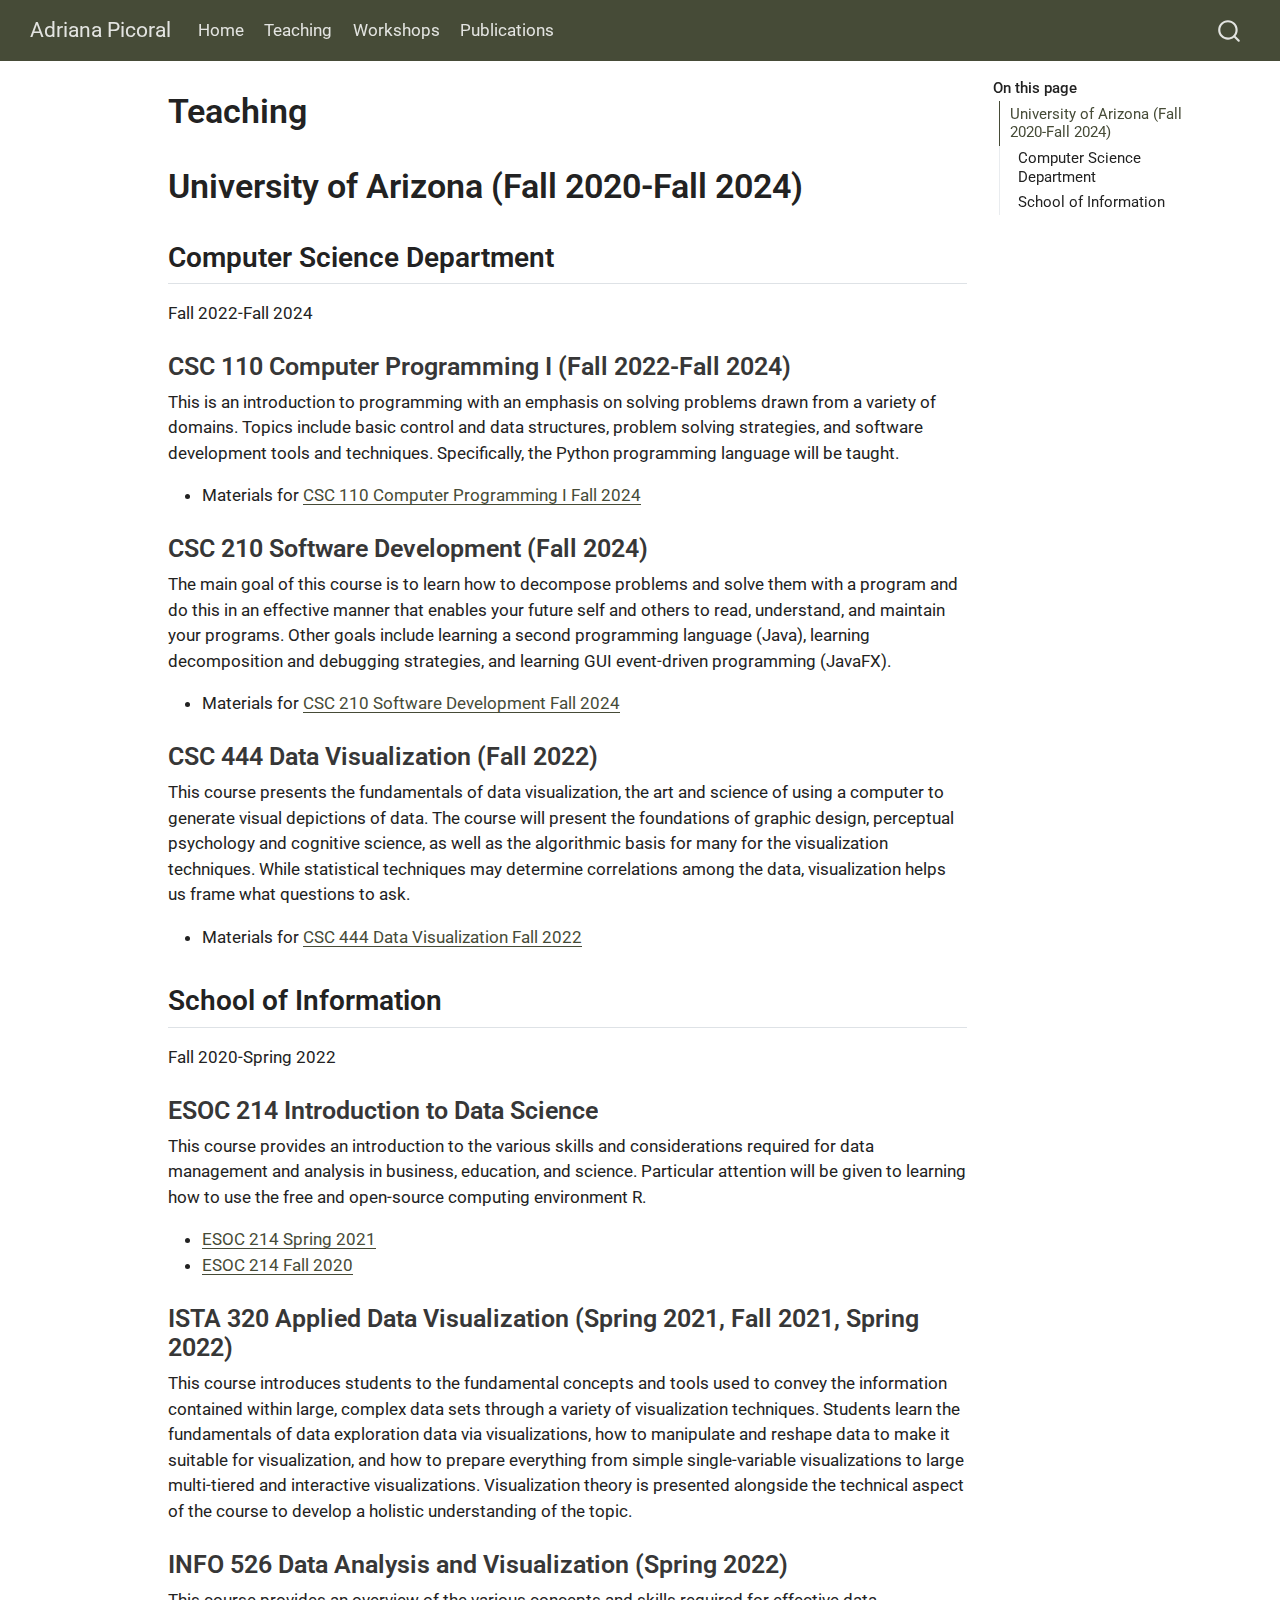
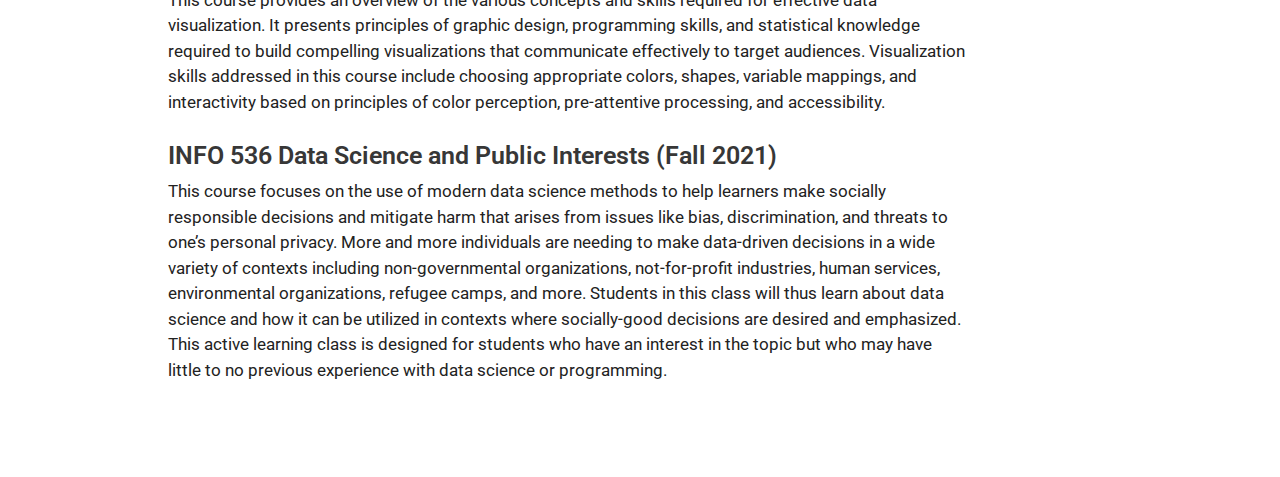
<file: teaching.html>
<!DOCTYPE html>
<html xmlns="http://www.w3.org/1999/xhtml" lang="en" xml:lang="en"><head>

<meta charset="utf-8">
<meta name="generator" content="quarto-1.6.39">

<meta name="viewport" content="width=device-width, initial-scale=1.0, user-scalable=yes">


<title>Teaching – Adriana Picoral</title>
<style>
code{white-space: pre-wrap;}
span.smallcaps{font-variant: small-caps;}
div.columns{display: flex; gap: min(4vw, 1.5em);}
div.column{flex: auto; overflow-x: auto;}
div.hanging-indent{margin-left: 1.5em; text-indent: -1.5em;}
ul.task-list{list-style: none;}
ul.task-list li input[type="checkbox"] {
  width: 0.8em;
  margin: 0 0.8em 0.2em -1em; /* quarto-specific, see https://github.com/quarto-dev/quarto-cli/issues/4556 */ 
  vertical-align: middle;
}
</style>


<script src="site_libs/quarto-nav/quarto-nav.js"></script>
<script src="site_libs/quarto-nav/headroom.min.js"></script>
<script src="site_libs/clipboard/clipboard.min.js"></script>
<script src="site_libs/quarto-search/autocomplete.umd.js"></script>
<script src="site_libs/quarto-search/fuse.min.js"></script>
<script src="site_libs/quarto-search/quarto-search.js"></script>
<meta name="quarto:offset" content="./">
<script src="site_libs/quarto-html/quarto.js"></script>
<script src="site_libs/quarto-html/popper.min.js"></script>
<script src="site_libs/quarto-html/tippy.umd.min.js"></script>
<script src="site_libs/quarto-html/anchor.min.js"></script>
<link href="site_libs/quarto-html/tippy.css" rel="stylesheet">
<link href="site_libs/quarto-html/quarto-syntax-highlighting-e26003cea8cd680ca0c55a263523d882.css" rel="stylesheet" id="quarto-text-highlighting-styles">
<script src="site_libs/bootstrap/bootstrap.min.js"></script>
<link href="site_libs/bootstrap/bootstrap-icons.css" rel="stylesheet">
<link href="site_libs/bootstrap/bootstrap-a8d24a1467b16b2ae8fd01a10101eaa8.min.css" rel="stylesheet" append-hash="true" id="quarto-bootstrap" data-mode="light">
<script id="quarto-search-options" type="application/json">{
  "location": "navbar",
  "copy-button": false,
  "collapse-after": 3,
  "panel-placement": "end",
  "type": "overlay",
  "limit": 50,
  "keyboard-shortcut": [
    "f",
    "/",
    "s"
  ],
  "show-item-context": false,
  "language": {
    "search-no-results-text": "No results",
    "search-matching-documents-text": "matching documents",
    "search-copy-link-title": "Copy link to search",
    "search-hide-matches-text": "Hide additional matches",
    "search-more-match-text": "more match in this document",
    "search-more-matches-text": "more matches in this document",
    "search-clear-button-title": "Clear",
    "search-text-placeholder": "",
    "search-detached-cancel-button-title": "Cancel",
    "search-submit-button-title": "Submit",
    "search-label": "Search"
  }
}</script>


</head>

<body class="nav-fixed">

<div id="quarto-search-results"></div>
  <header id="quarto-header" class="headroom fixed-top">
    <nav class="navbar navbar-expand-lg " data-bs-theme="dark">
      <div class="navbar-container container-fluid">
      <div class="navbar-brand-container mx-auto">
    <a class="navbar-brand" href="./index.html">
    <span class="navbar-title">Adriana Picoral</span>
    </a>
  </div>
            <div id="quarto-search" class="" title="Search"></div>
          <button class="navbar-toggler" type="button" data-bs-toggle="collapse" data-bs-target="#navbarCollapse" aria-controls="navbarCollapse" role="menu" aria-expanded="false" aria-label="Toggle navigation" onclick="if (window.quartoToggleHeadroom) { window.quartoToggleHeadroom(); }">
  <span class="navbar-toggler-icon"></span>
</button>
          <div class="collapse navbar-collapse" id="navbarCollapse">
            <ul class="navbar-nav navbar-nav-scroll me-auto">
  <li class="nav-item">
    <a class="nav-link" href="./index.html"> 
<span class="menu-text">Home</span></a>
  </li>  
  <li class="nav-item">
    <a class="nav-link active" href="./teaching.html" aria-current="page"> 
<span class="menu-text">Teaching</span></a>
  </li>  
  <li class="nav-item">
    <a class="nav-link" href="./workshops.html"> 
<span class="menu-text">Workshops</span></a>
  </li>  
  <li class="nav-item">
    <a class="nav-link" href="./publications.html"> 
<span class="menu-text">Publications</span></a>
  </li>  
</ul>
          </div> <!-- /navcollapse -->
            <div class="quarto-navbar-tools">
</div>
      </div> <!-- /container-fluid -->
    </nav>
</header>
<!-- content -->
<div id="quarto-content" class="quarto-container page-columns page-rows-contents page-layout-article page-navbar">
<!-- sidebar -->
<!-- margin-sidebar -->
    <div id="quarto-margin-sidebar" class="sidebar margin-sidebar">
        <nav id="TOC" role="doc-toc" class="toc-active">
    <h2 id="toc-title">On this page</h2>
   
  <ul>
  <li><a href="#university-of-arizona-fall-2020-fall-2024" id="toc-university-of-arizona-fall-2020-fall-2024" class="nav-link active" data-scroll-target="#university-of-arizona-fall-2020-fall-2024">University of Arizona (Fall 2020-Fall 2024)</a>
  <ul class="collapse">
  <li><a href="#computer-science-department" id="toc-computer-science-department" class="nav-link" data-scroll-target="#computer-science-department">Computer Science Department</a>
  <ul class="collapse">
  <li><a href="#csc-110-computer-programming-i-fall-2022-fall-2024" id="toc-csc-110-computer-programming-i-fall-2022-fall-2024" class="nav-link" data-scroll-target="#csc-110-computer-programming-i-fall-2022-fall-2024">CSC 110 Computer Programming I (Fall 2022-Fall 2024)</a></li>
  <li><a href="#csc-210-software-development-fall-2024" id="toc-csc-210-software-development-fall-2024" class="nav-link" data-scroll-target="#csc-210-software-development-fall-2024">CSC 210 Software Development (Fall 2024)</a></li>
  <li><a href="#csc-444-data-visualization-fall-2022" id="toc-csc-444-data-visualization-fall-2022" class="nav-link" data-scroll-target="#csc-444-data-visualization-fall-2022">CSC 444 Data Visualization (Fall 2022)</a></li>
  </ul></li>
  <li><a href="#school-of-information" id="toc-school-of-information" class="nav-link" data-scroll-target="#school-of-information">School of Information</a>
  <ul class="collapse">
  <li><a href="#esoc-214-introduction-to-data-science" id="toc-esoc-214-introduction-to-data-science" class="nav-link" data-scroll-target="#esoc-214-introduction-to-data-science">ESOC 214 Introduction to Data Science</a></li>
  <li><a href="#ista-320-applied-data-visualization-spring-2021-fall-2021-spring-2022" id="toc-ista-320-applied-data-visualization-spring-2021-fall-2021-spring-2022" class="nav-link" data-scroll-target="#ista-320-applied-data-visualization-spring-2021-fall-2021-spring-2022">ISTA 320 Applied Data Visualization (Spring 2021, Fall 2021, Spring 2022)</a></li>
  <li><a href="#info-526-data-analysis-and-visualization-spring-2022" id="toc-info-526-data-analysis-and-visualization-spring-2022" class="nav-link" data-scroll-target="#info-526-data-analysis-and-visualization-spring-2022">INFO 526 Data Analysis and Visualization (Spring 2022)</a></li>
  <li><a href="#info-536-data-science-and-public-interests-fall-2021" id="toc-info-536-data-science-and-public-interests-fall-2021" class="nav-link" data-scroll-target="#info-536-data-science-and-public-interests-fall-2021">INFO 536 Data Science and Public Interests (Fall 2021)</a></li>
  </ul></li>
  </ul></li>
  </ul>
</nav>
    </div>
<!-- main -->
<main class="content" id="quarto-document-content">

<header id="title-block-header" class="quarto-title-block default">
<div class="quarto-title">
<h1 class="title">Teaching</h1>
</div>



<div class="quarto-title-meta">

    
  
    
  </div>
  


</header>


<section id="university-of-arizona-fall-2020-fall-2024" class="level1">
<h1>University of Arizona (Fall 2020-Fall 2024)</h1>
<section id="computer-science-department" class="level2">
<h2 class="anchored" data-anchor-id="computer-science-department">Computer Science Department</h2>
<p>Fall 2022-Fall 2024</p>
<section id="csc-110-computer-programming-i-fall-2022-fall-2024" class="level3">
<h3 class="anchored" data-anchor-id="csc-110-computer-programming-i-fall-2022-fall-2024">CSC 110 Computer Programming I (Fall 2022-Fall 2024)</h3>
<p>This is an introduction to programming with an emphasis on solving problems drawn from a variety of domains. Topics include basic control and data structures, problem solving strategies, and software development tools and techniques. Specifically, the Python programming language will be taught.</p>
<ul>
<li>Materials for <a href="https://adrianapicoral.com/csc-110">CSC 110 Computer Programming I Fall 2024</a></li>
</ul>
</section>
<section id="csc-210-software-development-fall-2024" class="level3">
<h3 class="anchored" data-anchor-id="csc-210-software-development-fall-2024">CSC 210 Software Development (Fall 2024)</h3>
<p>The main goal of this course is to learn how to decompose problems and solve them with a program and do this in an effective manner that enables your future self and others to read, understand, and maintain your programs. Other goals include learning a second programming language (Java), learning decomposition and debugging strategies, and learning GUI event-driven programming (JavaFX).</p>
<ul>
<li>Materials for <a href="https://adrianapicoral.com/csc-210">CSC 210 Software Development Fall 2024</a></li>
</ul>
</section>
<section id="csc-444-data-visualization-fall-2022" class="level3">
<h3 class="anchored" data-anchor-id="csc-444-data-visualization-fall-2022">CSC 444 Data Visualization (Fall 2022)</h3>
<p>This course presents the fundamentals of data visualization, the art and science of using a computer to generate visual depictions of data. The course will present the foundations of graphic design, perceptual psychology and cognitive science, as well as the algorithmic basis for many for the visualization techniques. While statistical techniques may determine correlations among the data, visualization helps us frame what questions to ask.</p>
<ul>
<li>Materials for <a href="https://adrianapicoral.com/csc-444-fall2022/">CSC 444 Data Visualization Fall 2022</a></li>
</ul>
</section>
</section>
<section id="school-of-information" class="level2">
<h2 class="anchored" data-anchor-id="school-of-information">School of Information</h2>
<p>Fall 2020-Spring 2022</p>
<section id="esoc-214-introduction-to-data-science" class="level3">
<h3 class="anchored" data-anchor-id="esoc-214-introduction-to-data-science">ESOC 214 Introduction to Data Science</h3>
<p>This course provides an introduction to the various skills and considerations required for data management and analysis in business, education, and science. Particular attention will be given to learning how to use the free and open-source computing environment R.</p>
<ul>
<li><a href="https://adrianapicoral.com/ESOC-214-Spring-2021/">ESOC 214 Spring 2021</a></li>
<li><a href="https://adrianapicoral.com/ESOC_214_Fall_2020/">ESOC 214 Fall 2020</a></li>
</ul>
</section>
<section id="ista-320-applied-data-visualization-spring-2021-fall-2021-spring-2022" class="level3">
<h3 class="anchored" data-anchor-id="ista-320-applied-data-visualization-spring-2021-fall-2021-spring-2022">ISTA 320 Applied Data Visualization (Spring 2021, Fall 2021, Spring 2022)</h3>
<p>This course introduces students to the fundamental concepts and tools used to convey the information contained within large, complex data sets through a variety of visualization techniques. Students learn the fundamentals of data exploration data via visualizations, how to manipulate and reshape data to make it suitable for visualization, and how to prepare everything from simple single-variable visualizations to large multi-tiered and interactive visualizations. Visualization theory is presented alongside the technical aspect of the course to develop a holistic understanding of the topic.</p>
</section>
<section id="info-526-data-analysis-and-visualization-spring-2022" class="level3">
<h3 class="anchored" data-anchor-id="info-526-data-analysis-and-visualization-spring-2022">INFO 526 Data Analysis and Visualization (Spring 2022)</h3>
<p>This course provides an overview of the various concepts and skills required for effective data visualization. It presents principles of graphic design, programming skills, and statistical knowledge required to build compelling visualizations that communicate effectively to target audiences. Visualization skills addressed in this course include choosing appropriate colors, shapes, variable mappings, and interactivity based on principles of color perception, pre-attentive processing, and accessibility.</p>
</section>
<section id="info-536-data-science-and-public-interests-fall-2021" class="level3">
<h3 class="anchored" data-anchor-id="info-536-data-science-and-public-interests-fall-2021">INFO 536 Data Science and Public Interests (Fall 2021)</h3>
<p>This course focuses on the use of modern data science methods to help learners make socially responsible decisions and mitigate harm that arises from issues like bias, discrimination, and threats to one’s personal privacy. More and more individuals are needing to make data-driven decisions in a wide variety of contexts including non-governmental organizations, not-for-profit industries, human services, environmental organizations, refugee camps, and more. Students in this class will thus learn about data science and how it can be utilized in contexts where socially-good decisions are desired and emphasized. This active learning class is designed for students who have an interest in the topic but who may have little to no previous experience with data science or programming.</p>


</section>
</section>
</section>

</main> <!-- /main -->
<script id="quarto-html-after-body" type="application/javascript">
window.document.addEventListener("DOMContentLoaded", function (event) {
  const toggleBodyColorMode = (bsSheetEl) => {
    const mode = bsSheetEl.getAttribute("data-mode");
    const bodyEl = window.document.querySelector("body");
    if (mode === "dark") {
      bodyEl.classList.add("quarto-dark");
      bodyEl.classList.remove("quarto-light");
    } else {
      bodyEl.classList.add("quarto-light");
      bodyEl.classList.remove("quarto-dark");
    }
  }
  const toggleBodyColorPrimary = () => {
    const bsSheetEl = window.document.querySelector("link#quarto-bootstrap");
    if (bsSheetEl) {
      toggleBodyColorMode(bsSheetEl);
    }
  }
  toggleBodyColorPrimary();  
  const icon = "";
  const anchorJS = new window.AnchorJS();
  anchorJS.options = {
    placement: 'right',
    icon: icon
  };
  anchorJS.add('.anchored');
  const isCodeAnnotation = (el) => {
    for (const clz of el.classList) {
      if (clz.startsWith('code-annotation-')) {                     
        return true;
      }
    }
    return false;
  }
  const onCopySuccess = function(e) {
    // button target
    const button = e.trigger;
    // don't keep focus
    button.blur();
    // flash "checked"
    button.classList.add('code-copy-button-checked');
    var currentTitle = button.getAttribute("title");
    button.setAttribute("title", "Copied!");
    let tooltip;
    if (window.bootstrap) {
      button.setAttribute("data-bs-toggle", "tooltip");
      button.setAttribute("data-bs-placement", "left");
      button.setAttribute("data-bs-title", "Copied!");
      tooltip = new bootstrap.Tooltip(button, 
        { trigger: "manual", 
          customClass: "code-copy-button-tooltip",
          offset: [0, -8]});
      tooltip.show();    
    }
    setTimeout(function() {
      if (tooltip) {
        tooltip.hide();
        button.removeAttribute("data-bs-title");
        button.removeAttribute("data-bs-toggle");
        button.removeAttribute("data-bs-placement");
      }
      button.setAttribute("title", currentTitle);
      button.classList.remove('code-copy-button-checked');
    }, 1000);
    // clear code selection
    e.clearSelection();
  }
  const getTextToCopy = function(trigger) {
      const codeEl = trigger.previousElementSibling.cloneNode(true);
      for (const childEl of codeEl.children) {
        if (isCodeAnnotation(childEl)) {
          childEl.remove();
        }
      }
      return codeEl.innerText;
  }
  const clipboard = new window.ClipboardJS('.code-copy-button:not([data-in-quarto-modal])', {
    text: getTextToCopy
  });
  clipboard.on('success', onCopySuccess);
  if (window.document.getElementById('quarto-embedded-source-code-modal')) {
    const clipboardModal = new window.ClipboardJS('.code-copy-button[data-in-quarto-modal]', {
      text: getTextToCopy,
      container: window.document.getElementById('quarto-embedded-source-code-modal')
    });
    clipboardModal.on('success', onCopySuccess);
  }
    var localhostRegex = new RegExp(/^(?:http|https):\/\/localhost\:?[0-9]*\//);
    var mailtoRegex = new RegExp(/^mailto:/);
      var filterRegex = new RegExp('/' + window.location.host + '/');
    var isInternal = (href) => {
        return filterRegex.test(href) || localhostRegex.test(href) || mailtoRegex.test(href);
    }
    // Inspect non-navigation links and adorn them if external
 	var links = window.document.querySelectorAll('a[href]:not(.nav-link):not(.navbar-brand):not(.toc-action):not(.sidebar-link):not(.sidebar-item-toggle):not(.pagination-link):not(.no-external):not([aria-hidden]):not(.dropdown-item):not(.quarto-navigation-tool):not(.about-link)');
    for (var i=0; i<links.length; i++) {
      const link = links[i];
      if (!isInternal(link.href)) {
        // undo the damage that might have been done by quarto-nav.js in the case of
        // links that we want to consider external
        if (link.dataset.originalHref !== undefined) {
          link.href = link.dataset.originalHref;
        }
      }
    }
  function tippyHover(el, contentFn, onTriggerFn, onUntriggerFn) {
    const config = {
      allowHTML: true,
      maxWidth: 500,
      delay: 100,
      arrow: false,
      appendTo: function(el) {
          return el.parentElement;
      },
      interactive: true,
      interactiveBorder: 10,
      theme: 'quarto',
      placement: 'bottom-start',
    };
    if (contentFn) {
      config.content = contentFn;
    }
    if (onTriggerFn) {
      config.onTrigger = onTriggerFn;
    }
    if (onUntriggerFn) {
      config.onUntrigger = onUntriggerFn;
    }
    window.tippy(el, config); 
  }
  const noterefs = window.document.querySelectorAll('a[role="doc-noteref"]');
  for (var i=0; i<noterefs.length; i++) {
    const ref = noterefs[i];
    tippyHover(ref, function() {
      // use id or data attribute instead here
      let href = ref.getAttribute('data-footnote-href') || ref.getAttribute('href');
      try { href = new URL(href).hash; } catch {}
      const id = href.replace(/^#\/?/, "");
      const note = window.document.getElementById(id);
      if (note) {
        return note.innerHTML;
      } else {
        return "";
      }
    });
  }
  const xrefs = window.document.querySelectorAll('a.quarto-xref');
  const processXRef = (id, note) => {
    // Strip column container classes
    const stripColumnClz = (el) => {
      el.classList.remove("page-full", "page-columns");
      if (el.children) {
        for (const child of el.children) {
          stripColumnClz(child);
        }
      }
    }
    stripColumnClz(note)
    if (id === null || id.startsWith('sec-')) {
      // Special case sections, only their first couple elements
      const container = document.createElement("div");
      if (note.children && note.children.length > 2) {
        container.appendChild(note.children[0].cloneNode(true));
        for (let i = 1; i < note.children.length; i++) {
          const child = note.children[i];
          if (child.tagName === "P" && child.innerText === "") {
            continue;
          } else {
            container.appendChild(child.cloneNode(true));
            break;
          }
        }
        if (window.Quarto?.typesetMath) {
          window.Quarto.typesetMath(container);
        }
        return container.innerHTML
      } else {
        if (window.Quarto?.typesetMath) {
          window.Quarto.typesetMath(note);
        }
        return note.innerHTML;
      }
    } else {
      // Remove any anchor links if they are present
      const anchorLink = note.querySelector('a.anchorjs-link');
      if (anchorLink) {
        anchorLink.remove();
      }
      if (window.Quarto?.typesetMath) {
        window.Quarto.typesetMath(note);
      }
      if (note.classList.contains("callout")) {
        return note.outerHTML;
      } else {
        return note.innerHTML;
      }
    }
  }
  for (var i=0; i<xrefs.length; i++) {
    const xref = xrefs[i];
    tippyHover(xref, undefined, function(instance) {
      instance.disable();
      let url = xref.getAttribute('href');
      let hash = undefined; 
      if (url.startsWith('#')) {
        hash = url;
      } else {
        try { hash = new URL(url).hash; } catch {}
      }
      if (hash) {
        const id = hash.replace(/^#\/?/, "");
        const note = window.document.getElementById(id);
        if (note !== null) {
          try {
            const html = processXRef(id, note.cloneNode(true));
            instance.setContent(html);
          } finally {
            instance.enable();
            instance.show();
          }
        } else {
          // See if we can fetch this
          fetch(url.split('#')[0])
          .then(res => res.text())
          .then(html => {
            const parser = new DOMParser();
            const htmlDoc = parser.parseFromString(html, "text/html");
            const note = htmlDoc.getElementById(id);
            if (note !== null) {
              const html = processXRef(id, note);
              instance.setContent(html);
            } 
          }).finally(() => {
            instance.enable();
            instance.show();
          });
        }
      } else {
        // See if we can fetch a full url (with no hash to target)
        // This is a special case and we should probably do some content thinning / targeting
        fetch(url)
        .then(res => res.text())
        .then(html => {
          const parser = new DOMParser();
          const htmlDoc = parser.parseFromString(html, "text/html");
          const note = htmlDoc.querySelector('main.content');
          if (note !== null) {
            // This should only happen for chapter cross references
            // (since there is no id in the URL)
            // remove the first header
            if (note.children.length > 0 && note.children[0].tagName === "HEADER") {
              note.children[0].remove();
            }
            const html = processXRef(null, note);
            instance.setContent(html);
          } 
        }).finally(() => {
          instance.enable();
          instance.show();
        });
      }
    }, function(instance) {
    });
  }
      let selectedAnnoteEl;
      const selectorForAnnotation = ( cell, annotation) => {
        let cellAttr = 'data-code-cell="' + cell + '"';
        let lineAttr = 'data-code-annotation="' +  annotation + '"';
        const selector = 'span[' + cellAttr + '][' + lineAttr + ']';
        return selector;
      }
      const selectCodeLines = (annoteEl) => {
        const doc = window.document;
        const targetCell = annoteEl.getAttribute("data-target-cell");
        const targetAnnotation = annoteEl.getAttribute("data-target-annotation");
        const annoteSpan = window.document.querySelector(selectorForAnnotation(targetCell, targetAnnotation));
        const lines = annoteSpan.getAttribute("data-code-lines").split(",");
        const lineIds = lines.map((line) => {
          return targetCell + "-" + line;
        })
        let top = null;
        let height = null;
        let parent = null;
        if (lineIds.length > 0) {
            //compute the position of the single el (top and bottom and make a div)
            const el = window.document.getElementById(lineIds[0]);
            top = el.offsetTop;
            height = el.offsetHeight;
            parent = el.parentElement.parentElement;
          if (lineIds.length > 1) {
            const lastEl = window.document.getElementById(lineIds[lineIds.length - 1]);
            const bottom = lastEl.offsetTop + lastEl.offsetHeight;
            height = bottom - top;
          }
          if (top !== null && height !== null && parent !== null) {
            // cook up a div (if necessary) and position it 
            let div = window.document.getElementById("code-annotation-line-highlight");
            if (div === null) {
              div = window.document.createElement("div");
              div.setAttribute("id", "code-annotation-line-highlight");
              div.style.position = 'absolute';
              parent.appendChild(div);
            }
            div.style.top = top - 2 + "px";
            div.style.height = height + 4 + "px";
            div.style.left = 0;
            let gutterDiv = window.document.getElementById("code-annotation-line-highlight-gutter");
            if (gutterDiv === null) {
              gutterDiv = window.document.createElement("div");
              gutterDiv.setAttribute("id", "code-annotation-line-highlight-gutter");
              gutterDiv.style.position = 'absolute';
              const codeCell = window.document.getElementById(targetCell);
              const gutter = codeCell.querySelector('.code-annotation-gutter');
              gutter.appendChild(gutterDiv);
            }
            gutterDiv.style.top = top - 2 + "px";
            gutterDiv.style.height = height + 4 + "px";
          }
          selectedAnnoteEl = annoteEl;
        }
      };
      const unselectCodeLines = () => {
        const elementsIds = ["code-annotation-line-highlight", "code-annotation-line-highlight-gutter"];
        elementsIds.forEach((elId) => {
          const div = window.document.getElementById(elId);
          if (div) {
            div.remove();
          }
        });
        selectedAnnoteEl = undefined;
      };
        // Handle positioning of the toggle
    window.addEventListener(
      "resize",
      throttle(() => {
        elRect = undefined;
        if (selectedAnnoteEl) {
          selectCodeLines(selectedAnnoteEl);
        }
      }, 10)
    );
    function throttle(fn, ms) {
    let throttle = false;
    let timer;
      return (...args) => {
        if(!throttle) { // first call gets through
            fn.apply(this, args);
            throttle = true;
        } else { // all the others get throttled
            if(timer) clearTimeout(timer); // cancel #2
            timer = setTimeout(() => {
              fn.apply(this, args);
              timer = throttle = false;
            }, ms);
        }
      };
    }
      // Attach click handler to the DT
      const annoteDls = window.document.querySelectorAll('dt[data-target-cell]');
      for (const annoteDlNode of annoteDls) {
        annoteDlNode.addEventListener('click', (event) => {
          const clickedEl = event.target;
          if (clickedEl !== selectedAnnoteEl) {
            unselectCodeLines();
            const activeEl = window.document.querySelector('dt[data-target-cell].code-annotation-active');
            if (activeEl) {
              activeEl.classList.remove('code-annotation-active');
            }
            selectCodeLines(clickedEl);
            clickedEl.classList.add('code-annotation-active');
          } else {
            // Unselect the line
            unselectCodeLines();
            clickedEl.classList.remove('code-annotation-active');
          }
        });
      }
  const findCites = (el) => {
    const parentEl = el.parentElement;
    if (parentEl) {
      const cites = parentEl.dataset.cites;
      if (cites) {
        return {
          el,
          cites: cites.split(' ')
        };
      } else {
        return findCites(el.parentElement)
      }
    } else {
      return undefined;
    }
  };
  var bibliorefs = window.document.querySelectorAll('a[role="doc-biblioref"]');
  for (var i=0; i<bibliorefs.length; i++) {
    const ref = bibliorefs[i];
    const citeInfo = findCites(ref);
    if (citeInfo) {
      tippyHover(citeInfo.el, function() {
        var popup = window.document.createElement('div');
        citeInfo.cites.forEach(function(cite) {
          var citeDiv = window.document.createElement('div');
          citeDiv.classList.add('hanging-indent');
          citeDiv.classList.add('csl-entry');
          var biblioDiv = window.document.getElementById('ref-' + cite);
          if (biblioDiv) {
            citeDiv.innerHTML = biblioDiv.innerHTML;
          }
          popup.appendChild(citeDiv);
        });
        return popup.innerHTML;
      });
    }
  }
});
</script>
</div> <!-- /content -->




</body></html>
</file>
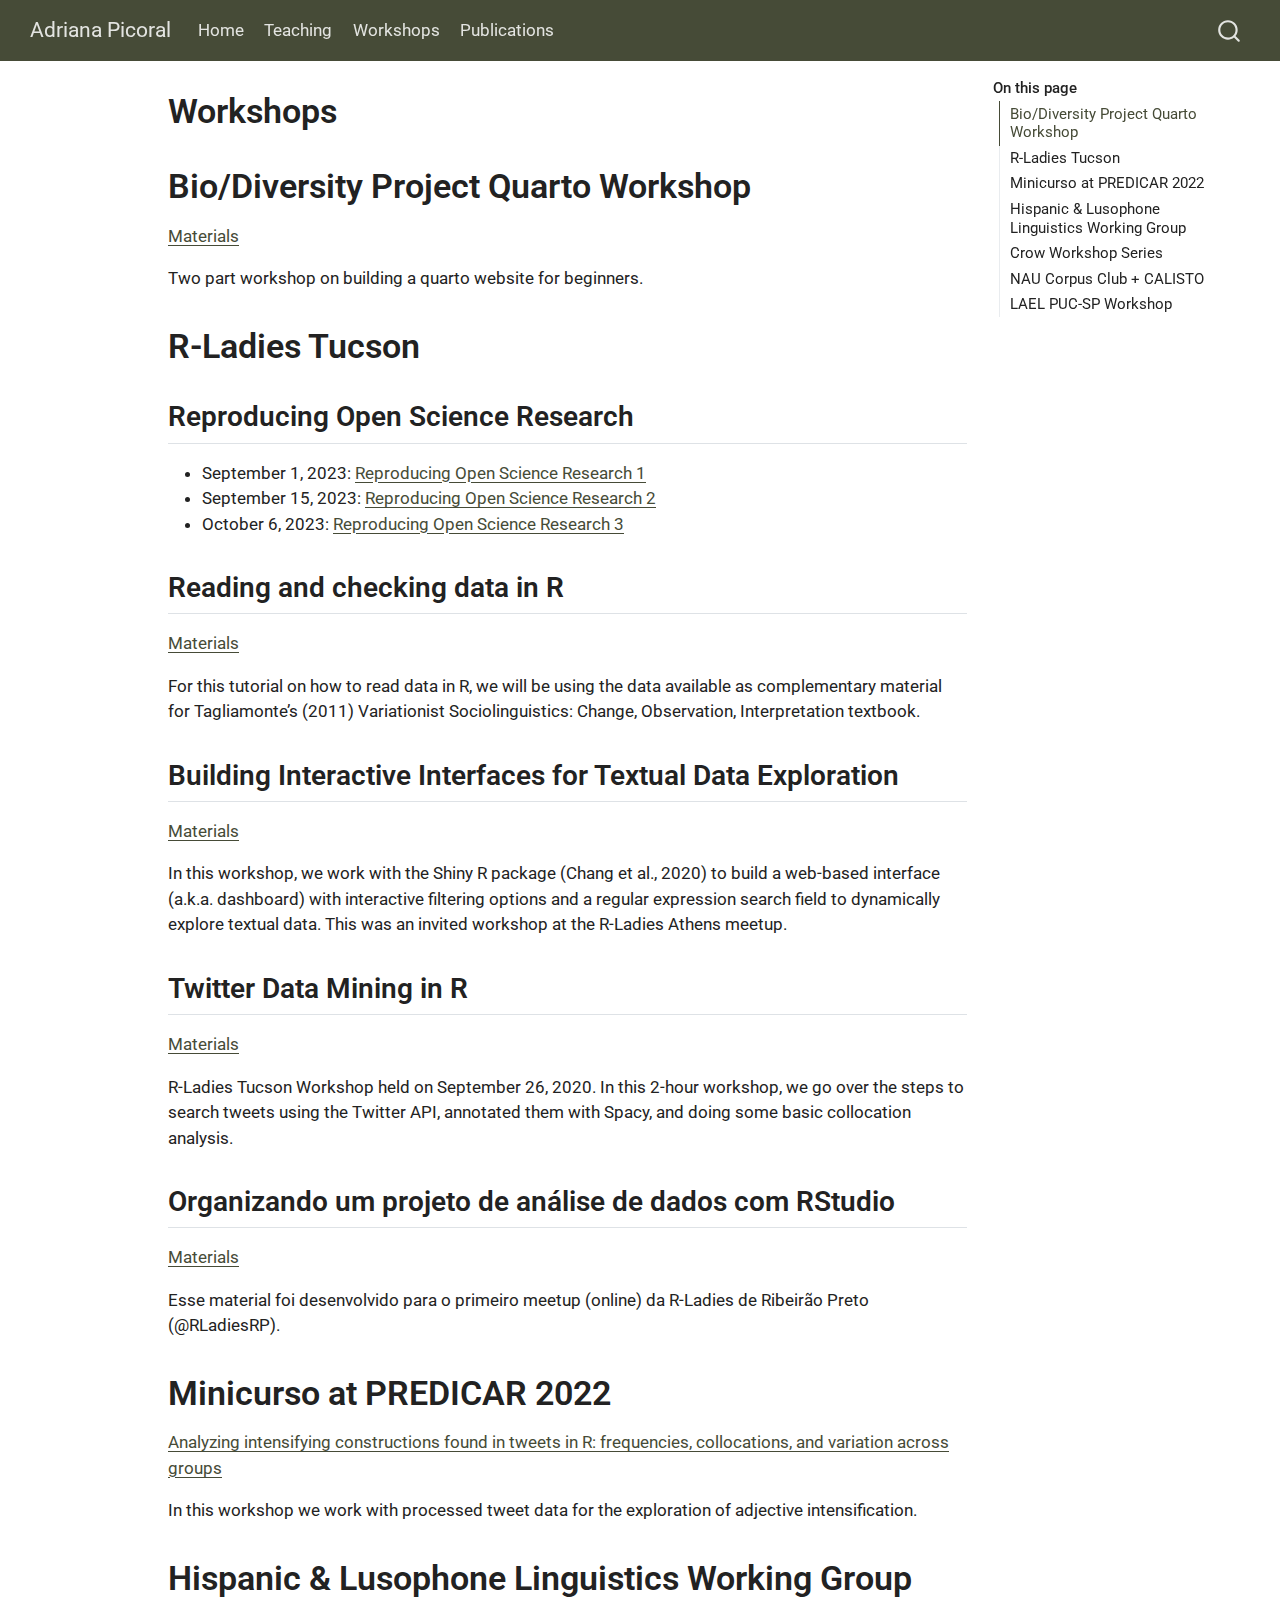
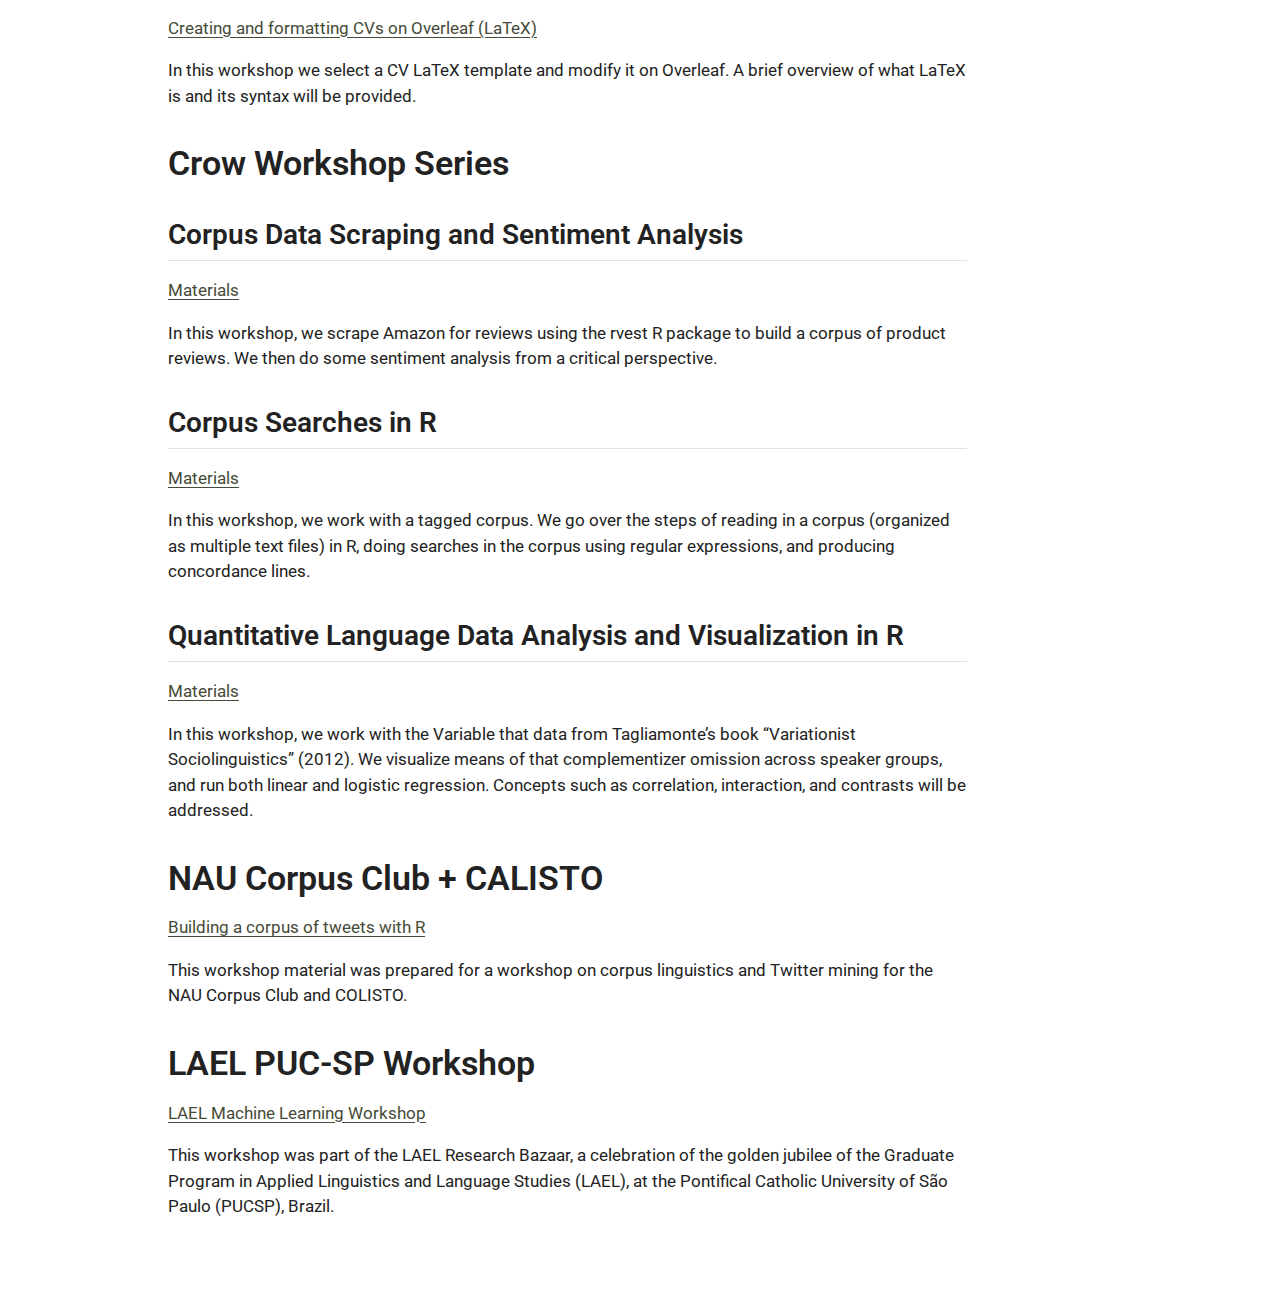
<file: workshops.html>
<!DOCTYPE html>
<html xmlns="http://www.w3.org/1999/xhtml" lang="en" xml:lang="en"><head>

<meta charset="utf-8">
<meta name="generator" content="quarto-1.6.39">

<meta name="viewport" content="width=device-width, initial-scale=1.0, user-scalable=yes">


<title>Workshops – Adriana Picoral</title>
<style>
code{white-space: pre-wrap;}
span.smallcaps{font-variant: small-caps;}
div.columns{display: flex; gap: min(4vw, 1.5em);}
div.column{flex: auto; overflow-x: auto;}
div.hanging-indent{margin-left: 1.5em; text-indent: -1.5em;}
ul.task-list{list-style: none;}
ul.task-list li input[type="checkbox"] {
  width: 0.8em;
  margin: 0 0.8em 0.2em -1em; /* quarto-specific, see https://github.com/quarto-dev/quarto-cli/issues/4556 */ 
  vertical-align: middle;
}
</style>


<script src="site_libs/quarto-nav/quarto-nav.js"></script>
<script src="site_libs/quarto-nav/headroom.min.js"></script>
<script src="site_libs/clipboard/clipboard.min.js"></script>
<script src="site_libs/quarto-search/autocomplete.umd.js"></script>
<script src="site_libs/quarto-search/fuse.min.js"></script>
<script src="site_libs/quarto-search/quarto-search.js"></script>
<meta name="quarto:offset" content="./">
<script src="site_libs/quarto-html/quarto.js"></script>
<script src="site_libs/quarto-html/popper.min.js"></script>
<script src="site_libs/quarto-html/tippy.umd.min.js"></script>
<script src="site_libs/quarto-html/anchor.min.js"></script>
<link href="site_libs/quarto-html/tippy.css" rel="stylesheet">
<link href="site_libs/quarto-html/quarto-syntax-highlighting-e26003cea8cd680ca0c55a263523d882.css" rel="stylesheet" id="quarto-text-highlighting-styles">
<script src="site_libs/bootstrap/bootstrap.min.js"></script>
<link href="site_libs/bootstrap/bootstrap-icons.css" rel="stylesheet">
<link href="site_libs/bootstrap/bootstrap-a8d24a1467b16b2ae8fd01a10101eaa8.min.css" rel="stylesheet" append-hash="true" id="quarto-bootstrap" data-mode="light">
<script id="quarto-search-options" type="application/json">{
  "location": "navbar",
  "copy-button": false,
  "collapse-after": 3,
  "panel-placement": "end",
  "type": "overlay",
  "limit": 50,
  "keyboard-shortcut": [
    "f",
    "/",
    "s"
  ],
  "show-item-context": false,
  "language": {
    "search-no-results-text": "No results",
    "search-matching-documents-text": "matching documents",
    "search-copy-link-title": "Copy link to search",
    "search-hide-matches-text": "Hide additional matches",
    "search-more-match-text": "more match in this document",
    "search-more-matches-text": "more matches in this document",
    "search-clear-button-title": "Clear",
    "search-text-placeholder": "",
    "search-detached-cancel-button-title": "Cancel",
    "search-submit-button-title": "Submit",
    "search-label": "Search"
  }
}</script>


</head>

<body class="nav-fixed">

<div id="quarto-search-results"></div>
  <header id="quarto-header" class="headroom fixed-top">
    <nav class="navbar navbar-expand-lg " data-bs-theme="dark">
      <div class="navbar-container container-fluid">
      <div class="navbar-brand-container mx-auto">
    <a class="navbar-brand" href="./index.html">
    <span class="navbar-title">Adriana Picoral</span>
    </a>
  </div>
            <div id="quarto-search" class="" title="Search"></div>
          <button class="navbar-toggler" type="button" data-bs-toggle="collapse" data-bs-target="#navbarCollapse" aria-controls="navbarCollapse" role="menu" aria-expanded="false" aria-label="Toggle navigation" onclick="if (window.quartoToggleHeadroom) { window.quartoToggleHeadroom(); }">
  <span class="navbar-toggler-icon"></span>
</button>
          <div class="collapse navbar-collapse" id="navbarCollapse">
            <ul class="navbar-nav navbar-nav-scroll me-auto">
  <li class="nav-item">
    <a class="nav-link" href="./index.html"> 
<span class="menu-text">Home</span></a>
  </li>  
  <li class="nav-item">
    <a class="nav-link" href="./teaching.html"> 
<span class="menu-text">Teaching</span></a>
  </li>  
  <li class="nav-item">
    <a class="nav-link active" href="./workshops.html" aria-current="page"> 
<span class="menu-text">Workshops</span></a>
  </li>  
  <li class="nav-item">
    <a class="nav-link" href="./publications.html"> 
<span class="menu-text">Publications</span></a>
  </li>  
</ul>
          </div> <!-- /navcollapse -->
            <div class="quarto-navbar-tools">
</div>
      </div> <!-- /container-fluid -->
    </nav>
</header>
<!-- content -->
<div id="quarto-content" class="quarto-container page-columns page-rows-contents page-layout-article page-navbar">
<!-- sidebar -->
<!-- margin-sidebar -->
    <div id="quarto-margin-sidebar" class="sidebar margin-sidebar">
        <nav id="TOC" role="doc-toc" class="toc-active">
    <h2 id="toc-title">On this page</h2>
   
  <ul>
  <li><a href="#biodiversity-project-quarto-workshop" id="toc-biodiversity-project-quarto-workshop" class="nav-link active" data-scroll-target="#biodiversity-project-quarto-workshop">Bio/Diversity Project Quarto Workshop</a></li>
  <li><a href="#r-ladies-tucson" id="toc-r-ladies-tucson" class="nav-link" data-scroll-target="#r-ladies-tucson">R-Ladies Tucson</a>
  <ul class="collapse">
  <li><a href="#reproducing-open-science-research" id="toc-reproducing-open-science-research" class="nav-link" data-scroll-target="#reproducing-open-science-research">Reproducing Open Science Research</a></li>
  <li><a href="#reading-and-checking-data-in-r" id="toc-reading-and-checking-data-in-r" class="nav-link" data-scroll-target="#reading-and-checking-data-in-r">Reading and checking data in R</a></li>
  <li><a href="#building-interactive-interfaces-for-textual-data-exploration" id="toc-building-interactive-interfaces-for-textual-data-exploration" class="nav-link" data-scroll-target="#building-interactive-interfaces-for-textual-data-exploration">Building Interactive Interfaces for Textual Data Exploration</a></li>
  <li><a href="#twitter-data-mining-in-r" id="toc-twitter-data-mining-in-r" class="nav-link" data-scroll-target="#twitter-data-mining-in-r">Twitter Data Mining in R</a></li>
  <li><a href="#organizando-um-projeto-de-análise-de-dados-com-rstudio" id="toc-organizando-um-projeto-de-análise-de-dados-com-rstudio" class="nav-link" data-scroll-target="#organizando-um-projeto-de-análise-de-dados-com-rstudio">Organizando um projeto de análise de dados com RStudio</a></li>
  </ul></li>
  <li><a href="#minicurso-at-predicar-2022" id="toc-minicurso-at-predicar-2022" class="nav-link" data-scroll-target="#minicurso-at-predicar-2022">Minicurso at PREDICAR 2022</a></li>
  <li><a href="#hispanic-lusophone-linguistics-working-group" id="toc-hispanic-lusophone-linguistics-working-group" class="nav-link" data-scroll-target="#hispanic-lusophone-linguistics-working-group">Hispanic &amp; Lusophone Linguistics Working Group</a></li>
  <li><a href="#crow-workshop-series" id="toc-crow-workshop-series" class="nav-link" data-scroll-target="#crow-workshop-series">Crow Workshop Series</a>
  <ul class="collapse">
  <li><a href="#corpus-data-scraping-and-sentiment-analysis" id="toc-corpus-data-scraping-and-sentiment-analysis" class="nav-link" data-scroll-target="#corpus-data-scraping-and-sentiment-analysis">Corpus Data Scraping and Sentiment Analysis</a></li>
  <li><a href="#corpus-searches-in-r" id="toc-corpus-searches-in-r" class="nav-link" data-scroll-target="#corpus-searches-in-r">Corpus Searches in R</a></li>
  <li><a href="#quantitative-language-data-analysis-and-visualization-in-r" id="toc-quantitative-language-data-analysis-and-visualization-in-r" class="nav-link" data-scroll-target="#quantitative-language-data-analysis-and-visualization-in-r">Quantitative Language Data Analysis and Visualization in R</a></li>
  </ul></li>
  <li><a href="#nau-corpus-club-calisto" id="toc-nau-corpus-club-calisto" class="nav-link" data-scroll-target="#nau-corpus-club-calisto">NAU Corpus Club + CALISTO</a></li>
  <li><a href="#lael-puc-sp-workshop" id="toc-lael-puc-sp-workshop" class="nav-link" data-scroll-target="#lael-puc-sp-workshop">LAEL PUC-SP Workshop</a></li>
  </ul>
</nav>
    </div>
<!-- main -->
<main class="content" id="quarto-document-content">

<header id="title-block-header" class="quarto-title-block default">
<div class="quarto-title">
<h1 class="title">Workshops</h1>
</div>



<div class="quarto-title-meta">

    
  
    
  </div>
  


</header>


<section id="biodiversity-project-quarto-workshop" class="level1">
<h1>Bio/Diversity Project Quarto Workshop</h1>
<p><a href="https://adrianapicoral.com/bio-diversity/">Materials</a></p>
<p>Two part workshop on building a quarto website for beginners.</p>
</section>
<section id="r-ladies-tucson" class="level1">
<h1>R-Ladies Tucson</h1>
<section id="reproducing-open-science-research" class="level2">
<h2 class="anchored" data-anchor-id="reproducing-open-science-research">Reproducing Open Science Research</h2>
<ul>
<li>September 1, 2023: <a href="https://adrianapicoral.com/rladies/2023-09-29.html">Reproducing Open Science Research 1</a></li>
<li>September 15, 2023: <a href="https://adrianapicoral.com/rladies/2023-09-15.html">Reproducing Open Science Research 2</a></li>
<li>October 6, 2023: <a href="https://adrianapicoral.com/rladies/2023-09-29.html">Reproducing Open Science Research 3</a></li>
</ul>
</section>
<section id="reading-and-checking-data-in-r" class="level2">
<h2 class="anchored" data-anchor-id="reading-and-checking-data-in-r">Reading and checking data in R</h2>
<p><a href="Reading and checking data in R">Materials</a></p>
<p>For this tutorial on how to read data in R, we will be using the data available as complementary material for Tagliamonte’s (2011) Variationist Sociolinguistics: Change, Observation, Interpretation textbook.</p>
</section>
<section id="building-interactive-interfaces-for-textual-data-exploration" class="level2">
<h2 class="anchored" data-anchor-id="building-interactive-interfaces-for-textual-data-exploration">Building Interactive Interfaces for Textual Data Exploration</h2>
<p><a href="https://picoral.github.io/r-ladies-athens-shiny-workshop/">Materials</a></p>
<p>In this workshop, we work with the Shiny R package (Chang et al., 2020) to build a web-based interface (a.k.a. dashboard) with interactive filtering options and a regular expression search field to dynamically explore textual data. This was an invited workshop at the R-Ladies Athens meetup.</p>
</section>
<section id="twitter-data-mining-in-r" class="level2">
<h2 class="anchored" data-anchor-id="twitter-data-mining-in-r">Twitter Data Mining in R</h2>
<p><a href="https://picoral.github.io/twitter_mining_sept_26_2020/twitter_mining.html">Materials</a></p>
<p>R-Ladies Tucson Workshop held on September 26, 2020. In this 2-hour workshop, we go over the steps to search tweets using the Twitter API, annotated them with Spacy, and doing some basic collocation analysis.</p>
</section>
<section id="organizando-um-projeto-de-análise-de-dados-com-rstudio" class="level2">
<h2 class="anchored" data-anchor-id="organizando-um-projeto-de-análise-de-dados-com-rstudio">Organizando um projeto de análise de dados com RStudio</h2>
<p><a href="https://picoral.github.io/organizando_projeto_analise_de_dados/">Materials</a></p>
<p>Esse material foi desenvolvido para o primeiro meetup (online) da R-Ladies de Ribeirão Preto (<span class="citation" data-cites="RLadiesRP">@RLadiesRP</span>).</p>
</section>
</section>
<section id="minicurso-at-predicar-2022" class="level1">
<h1>Minicurso at PREDICAR 2022</h1>
<p><a href="https://picoral.github.io/PREDICAR-2022">Analyzing intensifying constructions found in tweets in R: frequencies, collocations, and variation across groups</a></p>
<p>In this workshop we work with processed tweet data for the exploration of adjective intensification.</p>
</section>
<section id="hispanic-lusophone-linguistics-working-group" class="level1">
<h1>Hispanic &amp; Lusophone Linguistics Working Group</h1>
<p><a href="https://picoral.github.io/cv-workshop-latex-overleaf/">Creating and formatting CVs on Overleaf (LaTeX)</a></p>
<p>In this workshop we select a CV LaTeX template and modify it on Overleaf. A brief overview of what LaTeX is and its syntax will be provided.</p>
</section>
<section id="crow-workshop-series" class="level1">
<h1>Crow Workshop Series</h1>
<section id="corpus-data-scraping-and-sentiment-analysis" class="level2">
<h2 class="anchored" data-anchor-id="corpus-data-scraping-and-sentiment-analysis">Corpus Data Scraping and Sentiment Analysis</h2>
<p><a href="https://picoral.github.io/crow_workshop_01/index.html">Materials</a></p>
<p>In this workshop, we scrape Amazon for reviews using the rvest R package to build a corpus of product reviews. We then do some sentiment analysis from a critical perspective.</p>
</section>
<section id="corpus-searches-in-r" class="level2">
<h2 class="anchored" data-anchor-id="corpus-searches-in-r">Corpus Searches in R</h2>
<p><a href="https://picoral.github.io/crow_workshop_02/index.html">Materials</a></p>
<p>In this workshop, we work with a tagged corpus. We go over the steps of reading in a corpus (organized as multiple text files) in R, doing searches in the corpus using regular expressions, and producing concordance lines.</p>
</section>
<section id="quantitative-language-data-analysis-and-visualization-in-r" class="level2">
<h2 class="anchored" data-anchor-id="quantitative-language-data-analysis-and-visualization-in-r">Quantitative Language Data Analysis and Visualization in R</h2>
<p><a href="https://picoral.github.io/crow-workshop-04/">Materials</a></p>
<p>In this workshop, we work with the Variable that data from Tagliamonte’s book “Variationist Sociolinguistics” (2012). We visualize means of that complementizer omission across speaker groups, and run both linear and logistic regression. Concepts such as correlation, interaction, and contrasts will be addressed.</p>
</section>
</section>
<section id="nau-corpus-club-calisto" class="level1">
<h1>NAU Corpus Club + CALISTO</h1>
<p><a href="https://picoral.github.io/corpus_of_tweets_workshop/">Building a corpus of tweets with R</a></p>
<p>This workshop material was prepared for a workshop on corpus linguistics and Twitter mining for the NAU Corpus Club and COLISTO.</p>
</section>
<section id="lael-puc-sp-workshop" class="level1">
<h1>LAEL PUC-SP Workshop</h1>
<p><a href="https://picoral.github.io/LAEL_bazaar_workshop/LAEL_ML_workshop.html">LAEL Machine Learning Workshop</a></p>
<p>This workshop was part of the LAEL Research Bazaar, a celebration of the golden jubilee of the Graduate Program in Applied Linguistics and Language Studies (LAEL), at the Pontifical Catholic University of São Paulo (PUCSP), Brazil.</p>


</section>

</main> <!-- /main -->
<script id="quarto-html-after-body" type="application/javascript">
window.document.addEventListener("DOMContentLoaded", function (event) {
  const toggleBodyColorMode = (bsSheetEl) => {
    const mode = bsSheetEl.getAttribute("data-mode");
    const bodyEl = window.document.querySelector("body");
    if (mode === "dark") {
      bodyEl.classList.add("quarto-dark");
      bodyEl.classList.remove("quarto-light");
    } else {
      bodyEl.classList.add("quarto-light");
      bodyEl.classList.remove("quarto-dark");
    }
  }
  const toggleBodyColorPrimary = () => {
    const bsSheetEl = window.document.querySelector("link#quarto-bootstrap");
    if (bsSheetEl) {
      toggleBodyColorMode(bsSheetEl);
    }
  }
  toggleBodyColorPrimary();  
  const icon = "";
  const anchorJS = new window.AnchorJS();
  anchorJS.options = {
    placement: 'right',
    icon: icon
  };
  anchorJS.add('.anchored');
  const isCodeAnnotation = (el) => {
    for (const clz of el.classList) {
      if (clz.startsWith('code-annotation-')) {                     
        return true;
      }
    }
    return false;
  }
  const onCopySuccess = function(e) {
    // button target
    const button = e.trigger;
    // don't keep focus
    button.blur();
    // flash "checked"
    button.classList.add('code-copy-button-checked');
    var currentTitle = button.getAttribute("title");
    button.setAttribute("title", "Copied!");
    let tooltip;
    if (window.bootstrap) {
      button.setAttribute("data-bs-toggle", "tooltip");
      button.setAttribute("data-bs-placement", "left");
      button.setAttribute("data-bs-title", "Copied!");
      tooltip = new bootstrap.Tooltip(button, 
        { trigger: "manual", 
          customClass: "code-copy-button-tooltip",
          offset: [0, -8]});
      tooltip.show();    
    }
    setTimeout(function() {
      if (tooltip) {
        tooltip.hide();
        button.removeAttribute("data-bs-title");
        button.removeAttribute("data-bs-toggle");
        button.removeAttribute("data-bs-placement");
      }
      button.setAttribute("title", currentTitle);
      button.classList.remove('code-copy-button-checked');
    }, 1000);
    // clear code selection
    e.clearSelection();
  }
  const getTextToCopy = function(trigger) {
      const codeEl = trigger.previousElementSibling.cloneNode(true);
      for (const childEl of codeEl.children) {
        if (isCodeAnnotation(childEl)) {
          childEl.remove();
        }
      }
      return codeEl.innerText;
  }
  const clipboard = new window.ClipboardJS('.code-copy-button:not([data-in-quarto-modal])', {
    text: getTextToCopy
  });
  clipboard.on('success', onCopySuccess);
  if (window.document.getElementById('quarto-embedded-source-code-modal')) {
    const clipboardModal = new window.ClipboardJS('.code-copy-button[data-in-quarto-modal]', {
      text: getTextToCopy,
      container: window.document.getElementById('quarto-embedded-source-code-modal')
    });
    clipboardModal.on('success', onCopySuccess);
  }
    var localhostRegex = new RegExp(/^(?:http|https):\/\/localhost\:?[0-9]*\//);
    var mailtoRegex = new RegExp(/^mailto:/);
      var filterRegex = new RegExp('/' + window.location.host + '/');
    var isInternal = (href) => {
        return filterRegex.test(href) || localhostRegex.test(href) || mailtoRegex.test(href);
    }
    // Inspect non-navigation links and adorn them if external
 	var links = window.document.querySelectorAll('a[href]:not(.nav-link):not(.navbar-brand):not(.toc-action):not(.sidebar-link):not(.sidebar-item-toggle):not(.pagination-link):not(.no-external):not([aria-hidden]):not(.dropdown-item):not(.quarto-navigation-tool):not(.about-link)');
    for (var i=0; i<links.length; i++) {
      const link = links[i];
      if (!isInternal(link.href)) {
        // undo the damage that might have been done by quarto-nav.js in the case of
        // links that we want to consider external
        if (link.dataset.originalHref !== undefined) {
          link.href = link.dataset.originalHref;
        }
      }
    }
  function tippyHover(el, contentFn, onTriggerFn, onUntriggerFn) {
    const config = {
      allowHTML: true,
      maxWidth: 500,
      delay: 100,
      arrow: false,
      appendTo: function(el) {
          return el.parentElement;
      },
      interactive: true,
      interactiveBorder: 10,
      theme: 'quarto',
      placement: 'bottom-start',
    };
    if (contentFn) {
      config.content = contentFn;
    }
    if (onTriggerFn) {
      config.onTrigger = onTriggerFn;
    }
    if (onUntriggerFn) {
      config.onUntrigger = onUntriggerFn;
    }
    window.tippy(el, config); 
  }
  const noterefs = window.document.querySelectorAll('a[role="doc-noteref"]');
  for (var i=0; i<noterefs.length; i++) {
    const ref = noterefs[i];
    tippyHover(ref, function() {
      // use id or data attribute instead here
      let href = ref.getAttribute('data-footnote-href') || ref.getAttribute('href');
      try { href = new URL(href).hash; } catch {}
      const id = href.replace(/^#\/?/, "");
      const note = window.document.getElementById(id);
      if (note) {
        return note.innerHTML;
      } else {
        return "";
      }
    });
  }
  const xrefs = window.document.querySelectorAll('a.quarto-xref');
  const processXRef = (id, note) => {
    // Strip column container classes
    const stripColumnClz = (el) => {
      el.classList.remove("page-full", "page-columns");
      if (el.children) {
        for (const child of el.children) {
          stripColumnClz(child);
        }
      }
    }
    stripColumnClz(note)
    if (id === null || id.startsWith('sec-')) {
      // Special case sections, only their first couple elements
      const container = document.createElement("div");
      if (note.children && note.children.length > 2) {
        container.appendChild(note.children[0].cloneNode(true));
        for (let i = 1; i < note.children.length; i++) {
          const child = note.children[i];
          if (child.tagName === "P" && child.innerText === "") {
            continue;
          } else {
            container.appendChild(child.cloneNode(true));
            break;
          }
        }
        if (window.Quarto?.typesetMath) {
          window.Quarto.typesetMath(container);
        }
        return container.innerHTML
      } else {
        if (window.Quarto?.typesetMath) {
          window.Quarto.typesetMath(note);
        }
        return note.innerHTML;
      }
    } else {
      // Remove any anchor links if they are present
      const anchorLink = note.querySelector('a.anchorjs-link');
      if (anchorLink) {
        anchorLink.remove();
      }
      if (window.Quarto?.typesetMath) {
        window.Quarto.typesetMath(note);
      }
      if (note.classList.contains("callout")) {
        return note.outerHTML;
      } else {
        return note.innerHTML;
      }
    }
  }
  for (var i=0; i<xrefs.length; i++) {
    const xref = xrefs[i];
    tippyHover(xref, undefined, function(instance) {
      instance.disable();
      let url = xref.getAttribute('href');
      let hash = undefined; 
      if (url.startsWith('#')) {
        hash = url;
      } else {
        try { hash = new URL(url).hash; } catch {}
      }
      if (hash) {
        const id = hash.replace(/^#\/?/, "");
        const note = window.document.getElementById(id);
        if (note !== null) {
          try {
            const html = processXRef(id, note.cloneNode(true));
            instance.setContent(html);
          } finally {
            instance.enable();
            instance.show();
          }
        } else {
          // See if we can fetch this
          fetch(url.split('#')[0])
          .then(res => res.text())
          .then(html => {
            const parser = new DOMParser();
            const htmlDoc = parser.parseFromString(html, "text/html");
            const note = htmlDoc.getElementById(id);
            if (note !== null) {
              const html = processXRef(id, note);
              instance.setContent(html);
            } 
          }).finally(() => {
            instance.enable();
            instance.show();
          });
        }
      } else {
        // See if we can fetch a full url (with no hash to target)
        // This is a special case and we should probably do some content thinning / targeting
        fetch(url)
        .then(res => res.text())
        .then(html => {
          const parser = new DOMParser();
          const htmlDoc = parser.parseFromString(html, "text/html");
          const note = htmlDoc.querySelector('main.content');
          if (note !== null) {
            // This should only happen for chapter cross references
            // (since there is no id in the URL)
            // remove the first header
            if (note.children.length > 0 && note.children[0].tagName === "HEADER") {
              note.children[0].remove();
            }
            const html = processXRef(null, note);
            instance.setContent(html);
          } 
        }).finally(() => {
          instance.enable();
          instance.show();
        });
      }
    }, function(instance) {
    });
  }
      let selectedAnnoteEl;
      const selectorForAnnotation = ( cell, annotation) => {
        let cellAttr = 'data-code-cell="' + cell + '"';
        let lineAttr = 'data-code-annotation="' +  annotation + '"';
        const selector = 'span[' + cellAttr + '][' + lineAttr + ']';
        return selector;
      }
      const selectCodeLines = (annoteEl) => {
        const doc = window.document;
        const targetCell = annoteEl.getAttribute("data-target-cell");
        const targetAnnotation = annoteEl.getAttribute("data-target-annotation");
        const annoteSpan = window.document.querySelector(selectorForAnnotation(targetCell, targetAnnotation));
        const lines = annoteSpan.getAttribute("data-code-lines").split(",");
        const lineIds = lines.map((line) => {
          return targetCell + "-" + line;
        })
        let top = null;
        let height = null;
        let parent = null;
        if (lineIds.length > 0) {
            //compute the position of the single el (top and bottom and make a div)
            const el = window.document.getElementById(lineIds[0]);
            top = el.offsetTop;
            height = el.offsetHeight;
            parent = el.parentElement.parentElement;
          if (lineIds.length > 1) {
            const lastEl = window.document.getElementById(lineIds[lineIds.length - 1]);
            const bottom = lastEl.offsetTop + lastEl.offsetHeight;
            height = bottom - top;
          }
          if (top !== null && height !== null && parent !== null) {
            // cook up a div (if necessary) and position it 
            let div = window.document.getElementById("code-annotation-line-highlight");
            if (div === null) {
              div = window.document.createElement("div");
              div.setAttribute("id", "code-annotation-line-highlight");
              div.style.position = 'absolute';
              parent.appendChild(div);
            }
            div.style.top = top - 2 + "px";
            div.style.height = height + 4 + "px";
            div.style.left = 0;
            let gutterDiv = window.document.getElementById("code-annotation-line-highlight-gutter");
            if (gutterDiv === null) {
              gutterDiv = window.document.createElement("div");
              gutterDiv.setAttribute("id", "code-annotation-line-highlight-gutter");
              gutterDiv.style.position = 'absolute';
              const codeCell = window.document.getElementById(targetCell);
              const gutter = codeCell.querySelector('.code-annotation-gutter');
              gutter.appendChild(gutterDiv);
            }
            gutterDiv.style.top = top - 2 + "px";
            gutterDiv.style.height = height + 4 + "px";
          }
          selectedAnnoteEl = annoteEl;
        }
      };
      const unselectCodeLines = () => {
        const elementsIds = ["code-annotation-line-highlight", "code-annotation-line-highlight-gutter"];
        elementsIds.forEach((elId) => {
          const div = window.document.getElementById(elId);
          if (div) {
            div.remove();
          }
        });
        selectedAnnoteEl = undefined;
      };
        // Handle positioning of the toggle
    window.addEventListener(
      "resize",
      throttle(() => {
        elRect = undefined;
        if (selectedAnnoteEl) {
          selectCodeLines(selectedAnnoteEl);
        }
      }, 10)
    );
    function throttle(fn, ms) {
    let throttle = false;
    let timer;
      return (...args) => {
        if(!throttle) { // first call gets through
            fn.apply(this, args);
            throttle = true;
        } else { // all the others get throttled
            if(timer) clearTimeout(timer); // cancel #2
            timer = setTimeout(() => {
              fn.apply(this, args);
              timer = throttle = false;
            }, ms);
        }
      };
    }
      // Attach click handler to the DT
      const annoteDls = window.document.querySelectorAll('dt[data-target-cell]');
      for (const annoteDlNode of annoteDls) {
        annoteDlNode.addEventListener('click', (event) => {
          const clickedEl = event.target;
          if (clickedEl !== selectedAnnoteEl) {
            unselectCodeLines();
            const activeEl = window.document.querySelector('dt[data-target-cell].code-annotation-active');
            if (activeEl) {
              activeEl.classList.remove('code-annotation-active');
            }
            selectCodeLines(clickedEl);
            clickedEl.classList.add('code-annotation-active');
          } else {
            // Unselect the line
            unselectCodeLines();
            clickedEl.classList.remove('code-annotation-active');
          }
        });
      }
  const findCites = (el) => {
    const parentEl = el.parentElement;
    if (parentEl) {
      const cites = parentEl.dataset.cites;
      if (cites) {
        return {
          el,
          cites: cites.split(' ')
        };
      } else {
        return findCites(el.parentElement)
      }
    } else {
      return undefined;
    }
  };
  var bibliorefs = window.document.querySelectorAll('a[role="doc-biblioref"]');
  for (var i=0; i<bibliorefs.length; i++) {
    const ref = bibliorefs[i];
    const citeInfo = findCites(ref);
    if (citeInfo) {
      tippyHover(citeInfo.el, function() {
        var popup = window.document.createElement('div');
        citeInfo.cites.forEach(function(cite) {
          var citeDiv = window.document.createElement('div');
          citeDiv.classList.add('hanging-indent');
          citeDiv.classList.add('csl-entry');
          var biblioDiv = window.document.getElementById('ref-' + cite);
          if (biblioDiv) {
            citeDiv.innerHTML = biblioDiv.innerHTML;
          }
          popup.appendChild(citeDiv);
        });
        return popup.innerHTML;
      });
    }
  }
});
</script>
</div> <!-- /content -->




</body></html>
</file>
<file: site_libs/quarto-html/tippy.css>
.tippy-box[data-animation=fade][data-state=hidden]{opacity:0}[data-tippy-root]{max-width:calc(100vw - 10px)}.tippy-box{position:relative;background-color:#333;color:#fff;border-radius:4px;font-size:14px;line-height:1.4;white-space:normal;outline:0;transition-property:transform,visibility,opacity}.tippy-box[data-placement^=top]>.tippy-arrow{bottom:0}.tippy-box[data-placement^=top]>.tippy-arrow:before{bottom:-7px;left:0;border-width:8px 8px 0;border-top-color:initial;transform-origin:center top}.tippy-box[data-placement^=bottom]>.tippy-arrow{top:0}.tippy-box[data-placement^=bottom]>.tippy-arrow:before{top:-7px;left:0;border-width:0 8px 8px;border-bottom-color:initial;transform-origin:center bottom}.tippy-box[data-placement^=left]>.tippy-arrow{right:0}.tippy-box[data-placement^=left]>.tippy-arrow:before{border-width:8px 0 8px 8px;border-left-color:initial;right:-7px;transform-origin:center left}.tippy-box[data-placement^=right]>.tippy-arrow{left:0}.tippy-box[data-placement^=right]>.tippy-arrow:before{left:-7px;border-width:8px 8px 8px 0;border-right-color:initial;transform-origin:center right}.tippy-box[data-inertia][data-state=visible]{transition-timing-function:cubic-bezier(.54,1.5,.38,1.11)}.tippy-arrow{width:16px;height:16px;color:#333}.tippy-arrow:before{content:"";position:absolute;border-color:transparent;border-style:solid}.tippy-content{position:relative;padding:5px 9px;z-index:1}
</file>
<file: site_libs/quarto-html/quarto-syntax-highlighting-e26003cea8cd680ca0c55a263523d882.css>
/* quarto syntax highlight colors */
:root {
  --quarto-hl-ot-color: #003B4F;
  --quarto-hl-at-color: #657422;
  --quarto-hl-ss-color: #20794D;
  --quarto-hl-an-color: #5E5E5E;
  --quarto-hl-fu-color: #4758AB;
  --quarto-hl-st-color: #20794D;
  --quarto-hl-cf-color: #003B4F;
  --quarto-hl-op-color: #5E5E5E;
  --quarto-hl-er-color: #AD0000;
  --quarto-hl-bn-color: #AD0000;
  --quarto-hl-al-color: #AD0000;
  --quarto-hl-va-color: #111111;
  --quarto-hl-bu-color: inherit;
  --quarto-hl-ex-color: inherit;
  --quarto-hl-pp-color: #AD0000;
  --quarto-hl-in-color: #5E5E5E;
  --quarto-hl-vs-color: #20794D;
  --quarto-hl-wa-color: #5E5E5E;
  --quarto-hl-do-color: #5E5E5E;
  --quarto-hl-im-color: #00769E;
  --quarto-hl-ch-color: #20794D;
  --quarto-hl-dt-color: #AD0000;
  --quarto-hl-fl-color: #AD0000;
  --quarto-hl-co-color: #5E5E5E;
  --quarto-hl-cv-color: #5E5E5E;
  --quarto-hl-cn-color: #8f5902;
  --quarto-hl-sc-color: #5E5E5E;
  --quarto-hl-dv-color: #AD0000;
  --quarto-hl-kw-color: #003B4F;
}

/* other quarto variables */
:root {
  --quarto-font-monospace: SFMono-Regular, Menlo, Monaco, Consolas, "Liberation Mono", "Courier New", monospace;
}

pre > code.sourceCode > span {
  color: #003B4F;
}

code span {
  color: #003B4F;
}

code.sourceCode > span {
  color: #003B4F;
}

div.sourceCode,
div.sourceCode pre.sourceCode {
  color: #003B4F;
}

code span.ot {
  color: #003B4F;
  font-style: inherit;
}

code span.at {
  color: #657422;
  font-style: inherit;
}

code span.ss {
  color: #20794D;
  font-style: inherit;
}

code span.an {
  color: #5E5E5E;
  font-style: inherit;
}

code span.fu {
  color: #4758AB;
  font-style: inherit;
}

code span.st {
  color: #20794D;
  font-style: inherit;
}

code span.cf {
  color: #003B4F;
  font-weight: bold;
  font-style: inherit;
}

code span.op {
  color: #5E5E5E;
  font-style: inherit;
}

code span.er {
  color: #AD0000;
  font-style: inherit;
}

code span.bn {
  color: #AD0000;
  font-style: inherit;
}

code span.al {
  color: #AD0000;
  font-style: inherit;
}

code span.va {
  color: #111111;
  font-style: inherit;
}

code span.bu {
  font-style: inherit;
}

code span.ex {
  font-style: inherit;
}

code span.pp {
  color: #AD0000;
  font-style: inherit;
}

code span.in {
  color: #5E5E5E;
  font-style: inherit;
}

code span.vs {
  color: #20794D;
  font-style: inherit;
}

code span.wa {
  color: #5E5E5E;
  font-style: italic;
}

code span.do {
  color: #5E5E5E;
  font-style: italic;
}

code span.im {
  color: #00769E;
  font-style: inherit;
}

code span.ch {
  color: #20794D;
  font-style: inherit;
}

code span.dt {
  color: #AD0000;
  font-style: inherit;
}

code span.fl {
  color: #AD0000;
  font-style: inherit;
}

code span.co {
  color: #5E5E5E;
  font-style: inherit;
}

code span.cv {
  color: #5E5E5E;
  font-style: italic;
}

code span.cn {
  color: #8f5902;
  font-style: inherit;
}

code span.sc {
  color: #5E5E5E;
  font-style: inherit;
}

code span.dv {
  color: #AD0000;
  font-style: inherit;
}

code span.kw {
  color: #003B4F;
  font-weight: bold;
  font-style: inherit;
}

.prevent-inlining {
  content: "</";
}

/*# sourceMappingURL=e90e9ab646ea9b1aaa61e089606e0f97.css.map */
</file>
